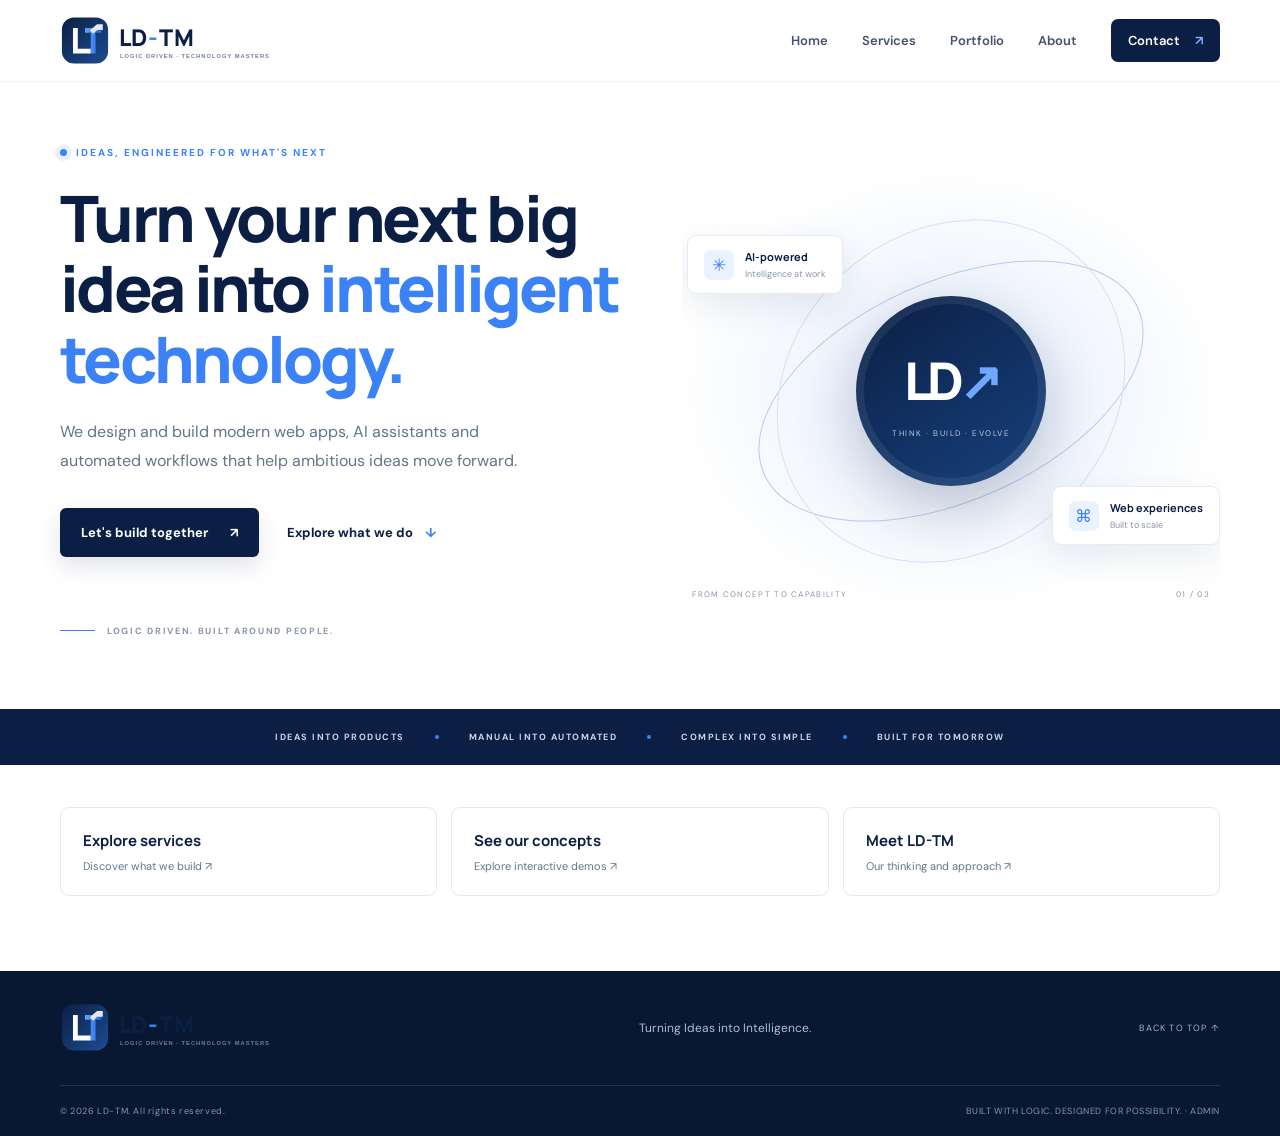
<file: index.html>
<!doctype html>
<html lang="en"><head><meta charset="utf-8"><meta name="viewport" content="width=device-width, initial-scale=1"><meta name="theme-color" content="#0B1F44"><link rel="icon" type="image/svg+xml" href="favicon.svg?v=4"><meta name="google-site-verification" content="gFoO0xwMwNpnnMvtsJ3xnRGz2SEIAvOMzdsJ7ofNwKs"><meta name="description" content="LD-TM builds custom websites, AI-powered web apps, AI assistants and workflow automation. Turning Ideas into Intelligence."><title>LD-TM | AI-Powered Web Apps, Websites & Automation</title>
<link rel="preconnect" href="https://fonts.googleapis.com"><link rel="preconnect" href="https://fonts.gstatic.com" crossorigin><link href="https://fonts.googleapis.com/css2?family=DM+Sans:wght@400;500;600;700&family=Manrope:wght@400;500;600;700;800&display=swap" rel="stylesheet"><link rel="stylesheet" href="styles.css"><link rel="canonical" href="https://rishuyadav009.github.io/LD-TM/"><meta property="og:type" content="website"><meta property="og:site_name" content="LD-TM"><meta property="og:title" content="LD-TM | AI-Powered Web Apps, Websites & Automation"><meta property="og:description" content="LD-TM builds custom websites, AI-powered web apps, AI assistants and workflow automation. Turning Ideas into Intelligence."><meta property="og:url" content="https://rishuyadav009.github.io/LD-TM/"><meta name="twitter:card" content="summary"></head><body><header class="site-header"><a class="brand" href="index.html" aria-label="LD-TM home"><svg class="brand-logo-svg" xmlns="http://www.w3.org/2000/svg" viewBox="0 0 520 112" role="img" aria-label="LD-TM — Logic Driven Technology Masters">
<defs><linearGradient id="brandMark" x1="0" y1="0" x2="1" y2="1"><stop stop-color="#0B1F44"/><stop offset="1" stop-color="#1D4D91"/></linearGradient><linearGradient id="brandBlue" x1="0" y1="0" x2="1" y2="0"><stop stop-color="#60A5FA"/><stop offset="1" stop-color="#2563EB"/></linearGradient></defs>
<rect x="4" y="7" width="96" height="96" rx="25" fill="url(#brandMark)"/>
<path d="M27 29h10v43h27v10H27z" fill="#fff"/>
<path d="M52 29h34v10H74v43H64V39H52z" fill="url(#brandBlue)"/>
<path d="M77 21h12v12H77l-8 8-7-7z" fill="#E5E7EB"/>
<text x="122" y="67" font-family="Manrope,Arial,sans-serif" font-size="48" font-weight="800" letter-spacing="1.5" fill="#0B1F44">LD<tspan fill="#3B82F6">-</tspan>TM</text>
<text x="125" y="91" font-family="Arial,sans-serif" font-size="12" font-weight="700" letter-spacing="2.1" fill="#718096">LOGIC DRIVEN · TECHNOLOGY MASTERS</text></svg></a>
<button class="menu-toggle" aria-label="Toggle navigation" aria-expanded="false">☰</button>
<nav class="nav"><a href="index.html">Home</a><a href="services.html">Services</a><a href="portfolio.html">Portfolio</a><a href="about.html">About</a><a class="nav-cta" href="contact.html">Contact <span>↗</span></a></nav></header><main><section class="hero section-wrap" id="home"><div class="hero-copy"><div class="eyebrow"><span class="pulse"></span> IDEAS, ENGINEERED FOR WHAT'S NEXT</div><h1>Turn your next big idea into <span>intelligent technology.</span></h1><p class="hero-lead">We design and build modern web apps, AI assistants and automated workflows that help ambitious ideas move forward.</p><div class="hero-actions"><a class="btn btn-primary" href="contact.html">Let's build together <span>↗</span></a><a class="text-link" href="services.html">Explore what we do <span>↓</span></a></div><div class="hero-note"><span class="note-line"></span> LOGIC DRIVEN. BUILT AROUND PEOPLE.</div></div>
<div class="hero-art" aria-label="Abstract digital technology illustration"><div class="orbit orbit-one"></div><div class="orbit orbit-two"></div><div class="core"><div class="core-symbol">LD<span>↗</span></div><small>THINK · BUILD · EVOLVE</small></div><div class="float-card card-ai"><span class="mini-icon">✳</span><div><b>AI-powered</b><small>Intelligence at work</small></div></div><div class="float-card card-web"><span class="mini-icon">⌘</span><div><b>Web experiences</b><small>Built to scale</small></div></div><div class="art-caption">FROM CONCEPT TO CAPABILITY <span>01 / 03</span></div></div></section>
<div class="trust-strip"><span>IDEAS INTO PRODUCTS</span><i></i><span>MANUAL INTO AUTOMATED</span><i></i><span>COMPLEX INTO SIMPLE</span><i></i><span>BUILT FOR TOMORROW</span></div>
<div class="home-links section-wrap"><a href="services.html"><b>Explore services</b><span>Discover what we build ↗</span></a><a href="portfolio.html"><b>See our concepts</b><span>Explore interactive demos ↗</span></a><a href="about.html"><b>Meet LD-TM</b><span>Our thinking and approach ↗</span></a></div></main><footer class="footer"><div class="section-wrap footer-main"><a class="brand brand-footer" href="index.html" aria-label="LD-TM home"><svg class="brand-logo-svg" xmlns="http://www.w3.org/2000/svg" viewBox="0 0 520 112" role="img" aria-label="LD-TM — Logic Driven Technology Masters">
<defs><linearGradient id="brandMark" x1="0" y1="0" x2="1" y2="1"><stop stop-color="#0B1F44"/><stop offset="1" stop-color="#1D4D91"/></linearGradient><linearGradient id="brandBlue" x1="0" y1="0" x2="1" y2="0"><stop stop-color="#60A5FA"/><stop offset="1" stop-color="#2563EB"/></linearGradient></defs>
<rect x="4" y="7" width="96" height="96" rx="25" fill="url(#brandMark)"/>
<path d="M27 29h10v43h27v10H27z" fill="#fff"/>
<path d="M52 29h34v10H74v43H64V39H52z" fill="url(#brandBlue)"/>
<path d="M77 21h12v12H77l-8 8-7-7z" fill="#E5E7EB"/>
<text x="122" y="67" font-family="Manrope,Arial,sans-serif" font-size="48" font-weight="800" letter-spacing="1.5" fill="#0B1F44">LD<tspan fill="#3B82F6">-</tspan>TM</text>
<text x="125" y="91" font-family="Arial,sans-serif" font-size="12" font-weight="700" letter-spacing="2.1" fill="#718096">LOGIC DRIVEN · TECHNOLOGY MASTERS</text></svg></a><p>Turning Ideas into Intelligence.</p><a href="#" class="back-top">BACK TO TOP ↑</a></div><div class="section-wrap footer-bottom"><span>© <span id="year"></span> LD-TM. All rights reserved.</span><span>BUILT WITH LOGIC. DESIGNED FOR POSSIBILITY. · <a href="admin.html">ADMIN</a></span></div></footer><script src="script.js"></script></body></html>
</file>
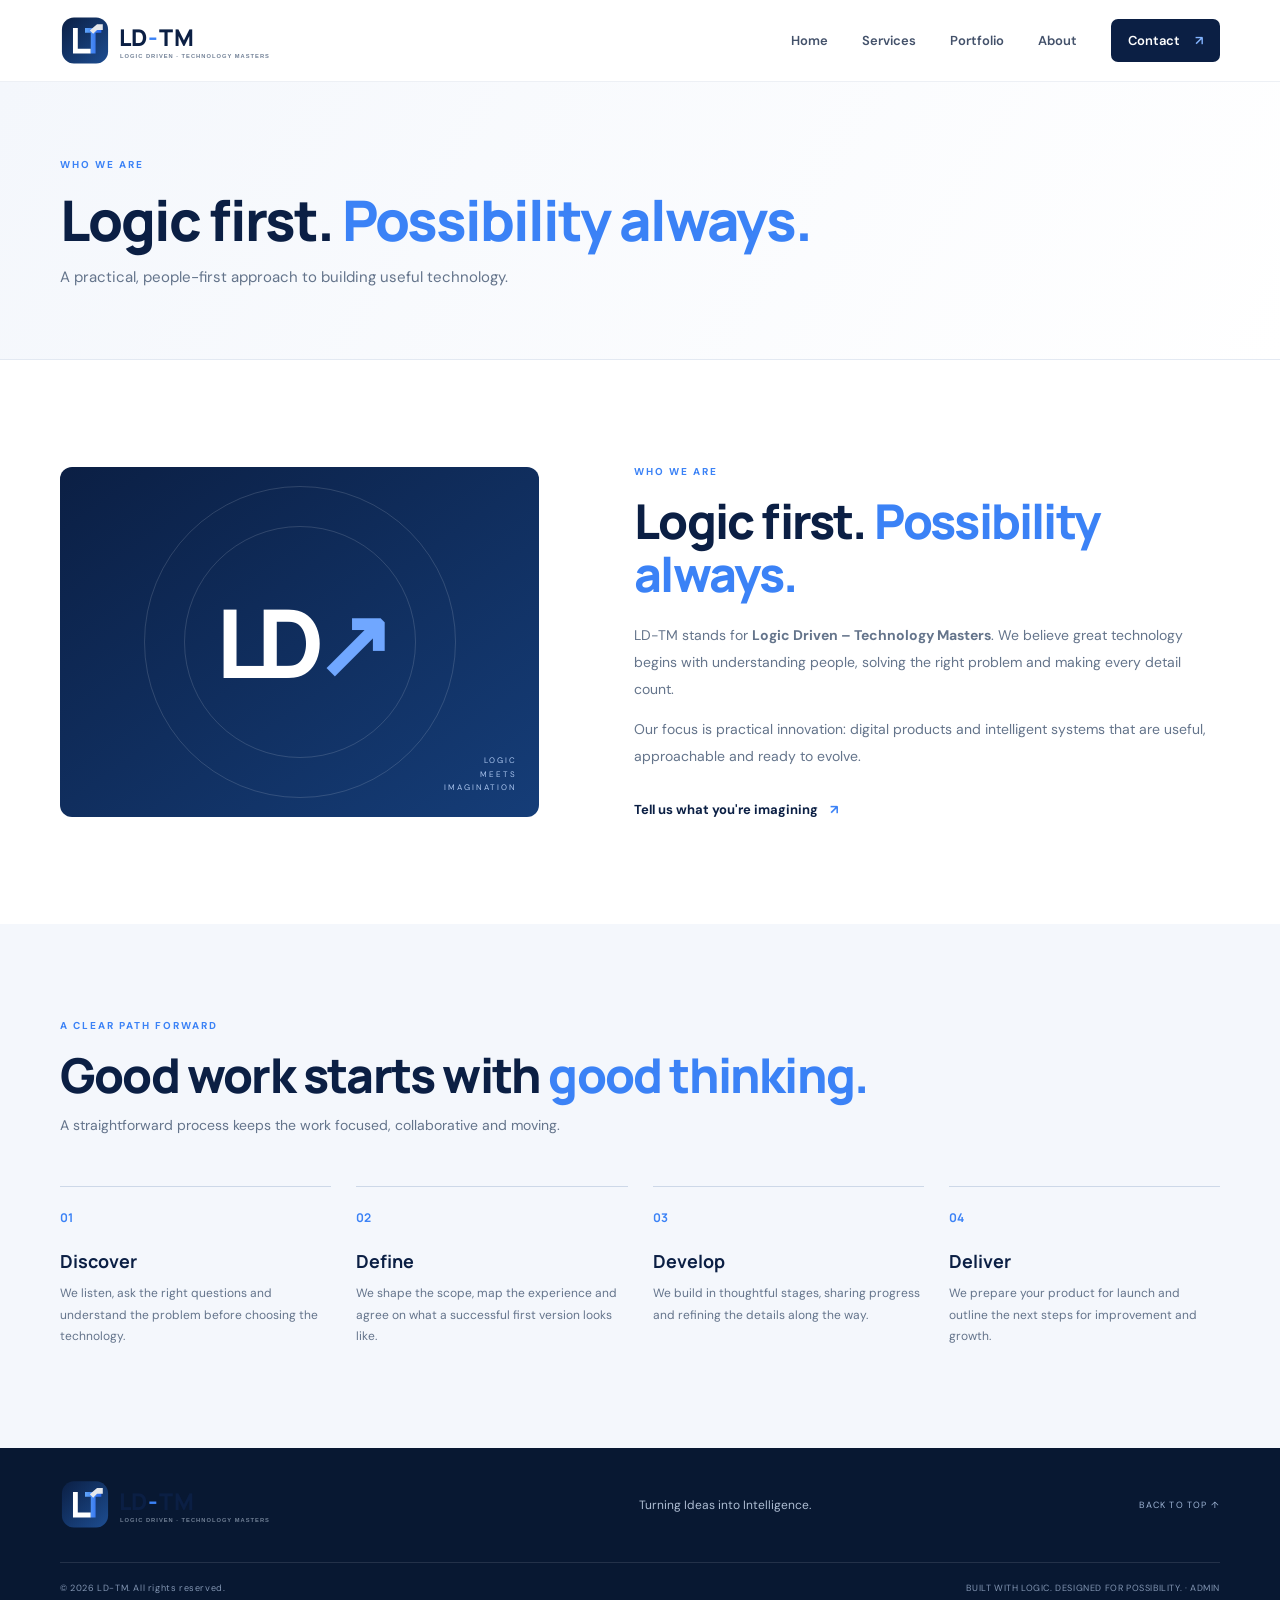
<file: about.html>
<!doctype html>
<html lang="en"><head><meta charset="utf-8"><meta name="viewport" content="width=device-width, initial-scale=1"><meta name="theme-color" content="#0B1F44"><link rel="icon" type="image/svg+xml" href="favicon.svg?v=4"><meta name="description" content="Learn about LD-TM's practical, people-first approach to building useful websites, applications and intelligent digital systems."><title>About LD-TM | Logic Driven – Technology Masters</title>
<link rel="preconnect" href="https://fonts.googleapis.com"><link rel="preconnect" href="https://fonts.gstatic.com" crossorigin><link href="https://fonts.googleapis.com/css2?family=DM+Sans:wght@400;500;600;700&family=Manrope:wght@400;500;600;700;800&display=swap" rel="stylesheet"><link rel="stylesheet" href="styles.css"><link rel="canonical" href="https://rishuyadav009.github.io/LD-TM/about.html"><meta property="og:type" content="website"><meta property="og:site_name" content="LD-TM"><meta property="og:title" content="About LD-TM | Logic Driven – Technology Masters"><meta property="og:description" content="Learn about LD-TM's practical, people-first approach to building useful websites, applications and intelligent digital systems."><meta property="og:url" content="https://rishuyadav009.github.io/LD-TM/about.html"><meta name="twitter:card" content="summary"></head><body><header class="site-header"><a class="brand" href="index.html" aria-label="LD-TM home"><svg class="brand-logo-svg" xmlns="http://www.w3.org/2000/svg" viewBox="0 0 520 112" role="img" aria-label="LD-TM — Logic Driven Technology Masters">
<defs><linearGradient id="brandMark" x1="0" y1="0" x2="1" y2="1"><stop stop-color="#0B1F44"/><stop offset="1" stop-color="#1D4D91"/></linearGradient><linearGradient id="brandBlue" x1="0" y1="0" x2="1" y2="0"><stop stop-color="#60A5FA"/><stop offset="1" stop-color="#2563EB"/></linearGradient></defs>
<rect x="4" y="7" width="96" height="96" rx="25" fill="url(#brandMark)"/>
<path d="M27 29h10v43h27v10H27z" fill="#fff"/>
<path d="M52 29h34v10H74v43H64V39H52z" fill="url(#brandBlue)"/>
<path d="M77 21h12v12H77l-8 8-7-7z" fill="#E5E7EB"/>
<text x="122" y="67" font-family="Manrope,Arial,sans-serif" font-size="48" font-weight="800" letter-spacing="1.5" fill="#0B1F44">LD<tspan fill="#3B82F6">-</tspan>TM</text>
<text x="125" y="91" font-family="Arial,sans-serif" font-size="12" font-weight="700" letter-spacing="2.1" fill="#718096">LOGIC DRIVEN · TECHNOLOGY MASTERS</text></svg></a>
<button class="menu-toggle" aria-label="Toggle navigation" aria-expanded="false">☰</button>
<nav class="nav"><a href="index.html">Home</a><a href="services.html">Services</a><a href="portfolio.html">Portfolio</a><a href="about.html">About</a><a class="nav-cta" href="contact.html">Contact <span>↗</span></a></nav></header><main><section class="page-intro"><div class="section-wrap"><div class="eyebrow">WHO WE ARE</div><h1>Logic first. <span>Possibility always.</span></h1><p>A practical, people-first approach to building useful technology.</p></div></section><section class="section-wrap section about-section" id="about"><div class="about-visual"><div class="about-monogram">LD<span>↗</span></div><div class="about-stamp">LOGIC<br>MEETS<br>IMAGINATION</div></div><div class="about-copy"><div class="eyebrow">WHO WE ARE</div><h2>Logic first. <span>Possibility always.</span></h2><p>LD-TM stands for <strong>Logic Driven – Technology Masters</strong>. We believe great technology begins with understanding people, solving the right problem and making every detail count.</p><p>Our focus is practical innovation: digital products and intelligent systems that are useful, approachable and ready to evolve.</p><a class="text-link" href="contact.html">Tell us what you're imagining <span>↗</span></a></div></section>
<section class="approach-section" id="approach"><div class="section-wrap section"><div class="eyebrow">A CLEAR PATH FORWARD</div><h2>Good work starts with <span>good thinking.</span></h2><p class="approach-intro">A straightforward process keeps the work focused, collaborative and moving.</p><div class="steps"><article><span>01</span><h3>Discover</h3><p>We listen, ask the right questions and understand the problem before choosing the technology.</p></article><article><span>02</span><h3>Define</h3><p>We shape the scope, map the experience and agree on what a successful first version looks like.</p></article><article><span>03</span><h3>Develop</h3><p>We build in thoughtful stages, sharing progress and refining the details along the way.</p></article><article><span>04</span><h3>Deliver</h3><p>We prepare your product for launch and outline the next steps for improvement and growth.</p></article></div></div></section>
</main><footer class="footer"><div class="section-wrap footer-main"><a class="brand brand-footer" href="index.html" aria-label="LD-TM home"><svg class="brand-logo-svg" xmlns="http://www.w3.org/2000/svg" viewBox="0 0 520 112" role="img" aria-label="LD-TM — Logic Driven Technology Masters">
<defs><linearGradient id="brandMark" x1="0" y1="0" x2="1" y2="1"><stop stop-color="#0B1F44"/><stop offset="1" stop-color="#1D4D91"/></linearGradient><linearGradient id="brandBlue" x1="0" y1="0" x2="1" y2="0"><stop stop-color="#60A5FA"/><stop offset="1" stop-color="#2563EB"/></linearGradient></defs>
<rect x="4" y="7" width="96" height="96" rx="25" fill="url(#brandMark)"/>
<path d="M27 29h10v43h27v10H27z" fill="#fff"/>
<path d="M52 29h34v10H74v43H64V39H52z" fill="url(#brandBlue)"/>
<path d="M77 21h12v12H77l-8 8-7-7z" fill="#E5E7EB"/>
<text x="122" y="67" font-family="Manrope,Arial,sans-serif" font-size="48" font-weight="800" letter-spacing="1.5" fill="#0B1F44">LD<tspan fill="#3B82F6">-</tspan>TM</text>
<text x="125" y="91" font-family="Arial,sans-serif" font-size="12" font-weight="700" letter-spacing="2.1" fill="#718096">LOGIC DRIVEN · TECHNOLOGY MASTERS</text></svg></a><p>Turning Ideas into Intelligence.</p><a href="#" class="back-top">BACK TO TOP ↑</a></div><div class="section-wrap footer-bottom"><span>© <span id="year"></span> LD-TM. All rights reserved.</span><span>BUILT WITH LOGIC. DESIGNED FOR POSSIBILITY. · <a href="admin.html">ADMIN</a></span></div></footer><script src="script.js"></script></body></html>
</file>
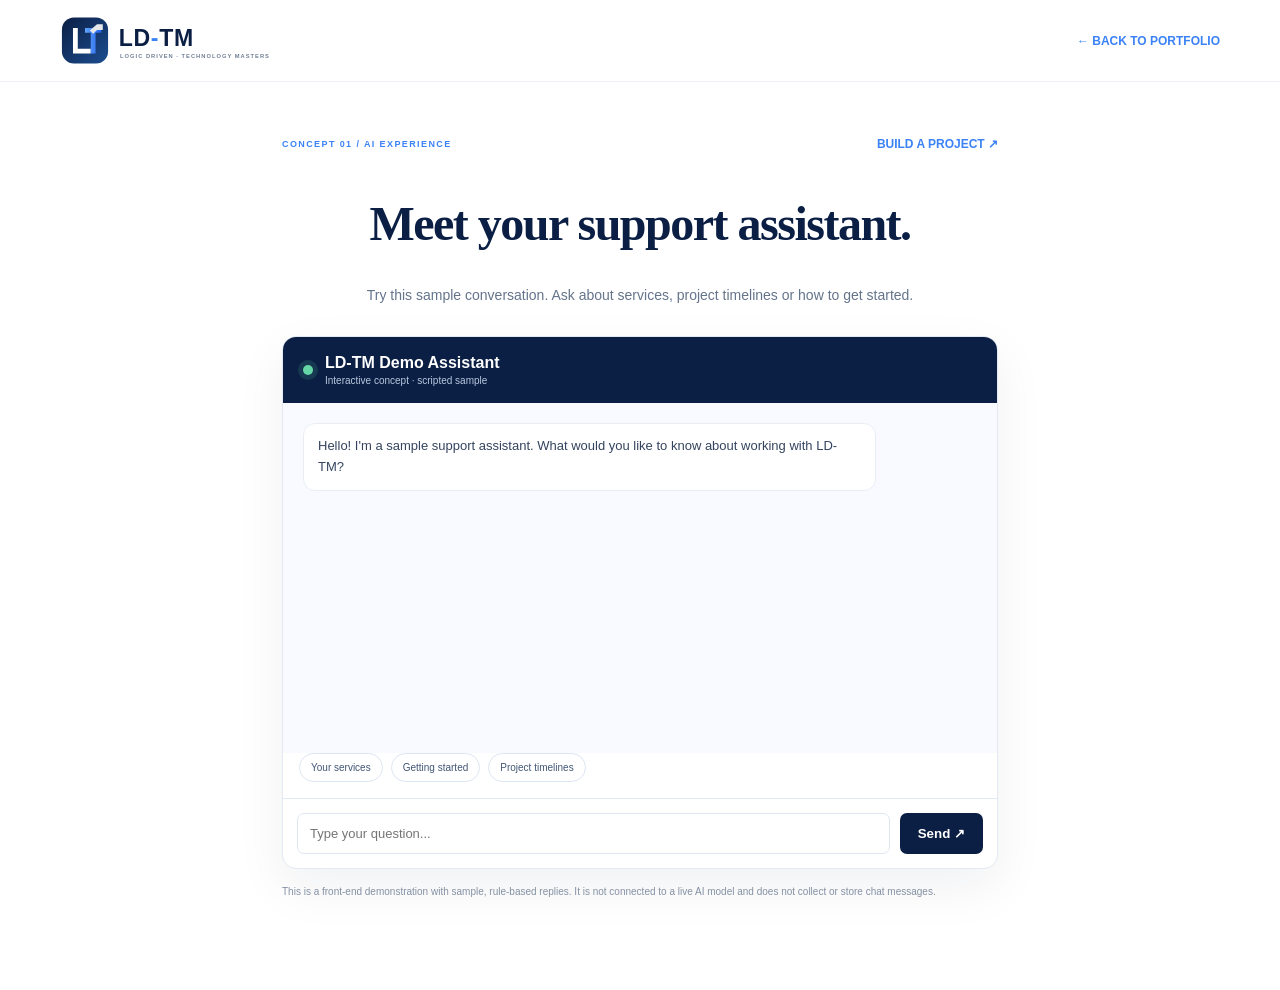
<file: ai-assistant.html>
<!doctype html><html lang="en"><head><meta charset="utf-8"><meta name="viewport" content="width=device-width,initial-scale=1"><meta name="theme-color" content="#0B1F44"><link rel="icon" type="image/svg+xml" href="favicon.svg?v=4"><meta name="description" content="Try LD-TM's scripted AI customer support demo. Explore sample answers about services, project timelines, pricing and getting started."><title>AI Customer Support Demo | LD-TM</title><link rel="stylesheet" href="styles.css"><style>
.demo-wrap{max-width:760px;margin:55px auto 90px;padding:0 22px}.demo-top{display:flex;justify-content:space-between;align-items:center;gap:15px}.demo-top a,.back-link{color:var(--blue);font-size:12px;font-weight:700;text-decoration:none}.demo-title{text-align:center;margin:45px 0 28px}.demo-title h1{font:800 clamp(32px,6vw,48px) Manrope;color:var(--navy);letter-spacing:-1.5px}.demo-title p{color:var(--muted);font-size:14px;line-height:1.8}.demo-label{font-size:9px;letter-spacing:1.4px;font-weight:800;color:var(--blue)}.chat-panel{background:#fff;border:1px solid var(--line);border-radius:14px;overflow:hidden;box-shadow:0 18px 50px #0b1f4410}.chat-head{background:var(--navy);color:white;padding:17px 20px;display:flex;align-items:center;gap:12px}.chat-dot{width:10px;height:10px;border-radius:50%;background:#65d6a6;box-shadow:0 0 0 5px #65d6a622}.chat-head small{display:block;color:#b9c9e0;font-size:10px;margin-top:3px}.chat-log{height:350px;overflow:auto;padding:20px;background:#f8faff}.msg{max-width:85%;padding:12px 14px;border-radius:12px;margin:0 0 12px;font-size:13px;line-height:1.6;white-space:pre-wrap}.msg.bot{background:white;border:1px solid #e8edf5;color:#34445f}.msg.user{background:#e5efff;color:#183b70;margin-left:auto}.chat-compose{display:flex;gap:10px;padding:14px;border-top:1px solid var(--line)}.chat-compose input{flex:1;min-width:0;border:1px solid #dfe6f0;border-radius:7px;padding:12px;font:inherit;font-size:13px}.chat-compose button,.demo-button{border:0;border-radius:7px;background:var(--navy);color:white;padding:0 18px;font-weight:700;cursor:pointer}.quick-prompts{display:flex;gap:8px;flex-wrap:wrap;padding:0 16px 16px}.quick-prompts button{border:1px solid #dce5f2;background:white;border-radius:20px;padding:8px 11px;color:#425674;font-size:10px;cursor:pointer}.disclaimer{font-size:10px;color:#8491a4;line-height:1.6;margin-top:15px}
</style><link rel="canonical" href="https://rishuyadav009.github.io/LD-TM/ai-assistant.html"><meta property="og:type" content="website"><meta property="og:site_name" content="LD-TM"><meta property="og:title" content="AI Assistant Demo | LD-TM"><meta property="og:description" content="Try LD-TM's scripted AI customer assistant concept and explore a sample support conversation."><meta property="og:url" content="https://rishuyadav009.github.io/LD-TM/ai-assistant.html"><meta name="twitter:card" content="summary"></head><body><header class="site-header"><a class="brand" href="index.html" aria-label="LD-TM home"><svg class="brand-logo-svg" xmlns="http://www.w3.org/2000/svg" viewBox="0 0 520 112" role="img" aria-label="LD-TM — Logic Driven Technology Masters">
<defs><linearGradient id="brandMark" x1="0" y1="0" x2="1" y2="1"><stop stop-color="#0B1F44"/><stop offset="1" stop-color="#1D4D91"/></linearGradient><linearGradient id="brandBlue" x1="0" y1="0" x2="1" y2="0"><stop stop-color="#60A5FA"/><stop offset="1" stop-color="#2563EB"/></linearGradient></defs>
<rect x="4" y="7" width="96" height="96" rx="25" fill="url(#brandMark)"/>
<path d="M27 29h10v43h27v10H27z" fill="#fff"/>
<path d="M52 29h34v10H74v43H64V39H52z" fill="url(#brandBlue)"/>
<path d="M77 21h12v12H77l-8 8-7-7z" fill="#E5E7EB"/>
<text x="122" y="67" font-family="Manrope,Arial,sans-serif" font-size="48" font-weight="800" letter-spacing="1.5" fill="#0B1F44">LD<tspan fill="#3B82F6">-</tspan>TM</text>
<text x="125" y="91" font-family="Arial,sans-serif" font-size="12" font-weight="700" letter-spacing="2.1" fill="#718096">LOGIC DRIVEN · TECHNOLOGY MASTERS</text></svg></a><a class="back-link" href="index.html#portfolio">← BACK TO PORTFOLIO</a></header><main class="demo-wrap"><div class="demo-top"><span class="demo-label">CONCEPT 01 / AI EXPERIENCE</span><a href="index.html#contact">BUILD A PROJECT ↗</a></div><div class="demo-title"><h1>Meet your support assistant.</h1><p>Try this sample conversation. Ask about services, project timelines or how to get started.</p></div><section class="chat-panel" aria-label="Sample assistant chat"><div class="chat-head"><span class="chat-dot"></span><div><b>LD-TM Demo Assistant</b><small>Interactive concept · scripted sample</small></div></div><div class="chat-log" id="chat-log" aria-live="polite"><div class="msg bot">Hello! I'm a sample support assistant. What would you like to know about working with LD-TM?</div></div><div class="quick-prompts"><button type="button" data-question="What services do you offer?">Your services</button><button type="button" data-question="How does a project start?">Getting started</button><button type="button" data-question="How long does a project take?">Project timelines</button></div><form class="chat-compose" id="chat-form"><input id="chat-input" maxlength="240" placeholder="Type your question..." aria-label="Your question" required><button type="submit">Send ↗</button></form></section><p class="disclaimer">This is a front-end demonstration with sample, rule-based replies. It is not connected to a live AI model and does not collect or store chat messages.</p></main><script>
const log=document.querySelector('#chat-log'),form=document.querySelector('#chat-form'),input=document.querySelector('#chat-input');
function add(text,who){const el=document.createElement('div');el.className='msg '+who;el.textContent=text;log.append(el);log.scrollTop=log.scrollHeight}
function reply(q){const s=q.toLowerCase();if(s.includes('service'))return 'LD-TM explores custom websites and web apps, AI assistants, workflow automation and SaaS MVPs. Visit the Services section for an overview.';if(s.includes('start')||s.includes('begin'))return 'A project starts with a short enquiry. Share your goal, audience and the problem you want to solve, then the team can discuss a sensible first scope.';if(s.includes('time')||s.includes('long'))return 'Timelines depend on the features and complexity. A focused website may take less time than a custom application. The best first step is to define the scope.';if(s.includes('price')||s.includes('cost'))return 'Pricing depends on the project scope, features and integrations. Use the enquiry form to describe what you have in mind.';if(s.includes('contact')||s.includes('email'))return 'You can reach the team through the project enquiry form on the LD-TM website.';return 'Thanks for your question! This sample assistant can answer about services, getting started, timelines and pricing. Try one of those topics.'}
function send(q){q=q.trim();if(!q)return;add(q,'user');add(reply(q),'bot')}
form.addEventListener('submit',e=>{e.preventDefault();send(input.value);input.value='';input.focus()});
document.querySelectorAll('[data-question]').forEach(b=>b.addEventListener('click',()=>send(b.dataset.question)));
</script></body></html>
</file>
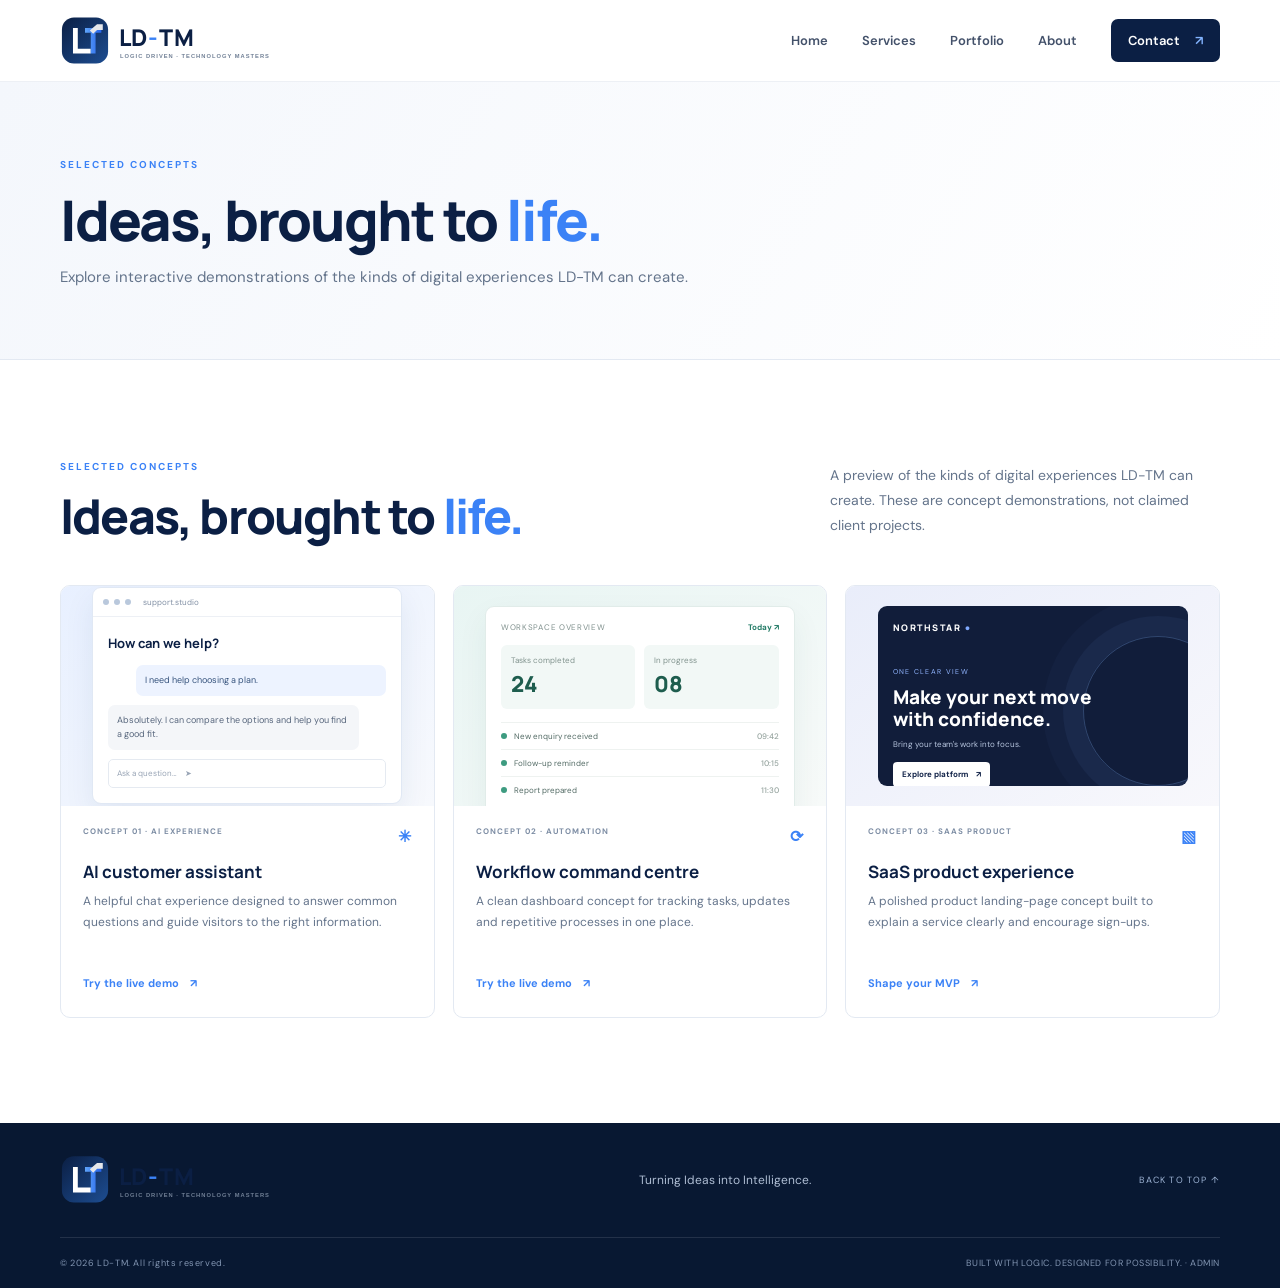
<file: portfolio.html>
<!doctype html>
<html lang="en"><head><meta charset="utf-8"><meta name="viewport" content="width=device-width, initial-scale=1"><meta name="theme-color" content="#0B1F44"><link rel="icon" type="image/svg+xml" href="favicon.svg?v=4"><meta name="description" content="Explore LD-TM interactive concept demos for AI customer support, workflow management and SaaS product planning."><title>Portfolio & Interactive Demos | LD-TM</title>
<link rel="preconnect" href="https://fonts.googleapis.com"><link rel="preconnect" href="https://fonts.gstatic.com" crossorigin><link href="https://fonts.googleapis.com/css2?family=DM+Sans:wght@400;500;600;700&family=Manrope:wght@400;500;600;700;800&display=swap" rel="stylesheet"><link rel="stylesheet" href="styles.css"><link rel="canonical" href="https://rishuyadav009.github.io/LD-TM/portfolio.html"><meta property="og:type" content="website"><meta property="og:site_name" content="LD-TM"><meta property="og:title" content="Portfolio & Interactive Demos | LD-TM"><meta property="og:description" content="Explore LD-TM interactive concept demos for AI customer support, workflow management and SaaS product planning."><meta property="og:url" content="https://rishuyadav009.github.io/LD-TM/portfolio.html"><meta name="twitter:card" content="summary"></head><body><header class="site-header"><a class="brand" href="index.html" aria-label="LD-TM home"><svg class="brand-logo-svg" xmlns="http://www.w3.org/2000/svg" viewBox="0 0 520 112" role="img" aria-label="LD-TM — Logic Driven Technology Masters">
<defs><linearGradient id="brandMark" x1="0" y1="0" x2="1" y2="1"><stop stop-color="#0B1F44"/><stop offset="1" stop-color="#1D4D91"/></linearGradient><linearGradient id="brandBlue" x1="0" y1="0" x2="1" y2="0"><stop stop-color="#60A5FA"/><stop offset="1" stop-color="#2563EB"/></linearGradient></defs>
<rect x="4" y="7" width="96" height="96" rx="25" fill="url(#brandMark)"/>
<path d="M27 29h10v43h27v10H27z" fill="#fff"/>
<path d="M52 29h34v10H74v43H64V39H52z" fill="url(#brandBlue)"/>
<path d="M77 21h12v12H77l-8 8-7-7z" fill="#E5E7EB"/>
<text x="122" y="67" font-family="Manrope,Arial,sans-serif" font-size="48" font-weight="800" letter-spacing="1.5" fill="#0B1F44">LD<tspan fill="#3B82F6">-</tspan>TM</text>
<text x="125" y="91" font-family="Arial,sans-serif" font-size="12" font-weight="700" letter-spacing="2.1" fill="#718096">LOGIC DRIVEN · TECHNOLOGY MASTERS</text></svg></a>
<button class="menu-toggle" aria-label="Toggle navigation" aria-expanded="false">☰</button>
<nav class="nav"><a href="index.html">Home</a><a href="services.html">Services</a><a href="portfolio.html">Portfolio</a><a href="about.html">About</a><a class="nav-cta" href="contact.html">Contact <span>↗</span></a></nav></header><main><section class="page-intro"><div class="section-wrap"><div class="eyebrow">SELECTED CONCEPTS</div><h1>Ideas, brought to <span>life.</span></h1><p>Explore interactive demonstrations of the kinds of digital experiences LD-TM can create.</p></div></section><section class="section-wrap section portfolio-section" id="portfolio"><div class="section-heading"><div><div class="eyebrow">SELECTED CONCEPTS</div><h2>Ideas, brought to <span>life.</span></h2></div><p>A preview of the kinds of digital experiences LD-TM can create. These are concept demonstrations, not claimed client projects.</p></div>
<div class="portfolio-grid">
<article class="portfolio-card"><div class="project-preview preview-assistant"><div class="preview-window"><div class="preview-bar"><i></i><i></i><i></i><span>support.studio</span></div><div class="chat-demo"><b>How can we help?</b><p class="chat-bubble">I need help choosing a plan.</p><p class="chat-reply">Absolutely. I can compare the options and help you find a good fit.</p><span class="chat-input">Ask a question…　➤</span></div></div></div><div class="portfolio-meta"><span>CONCEPT 01 · AI EXPERIENCE</span><span>✳</span></div><h3>AI customer assistant</h3><p>A helpful chat experience designed to answer common questions and guide visitors to the right information.</p><a href="ai-assistant.html" class="card-link">Try the live demo <span>↗</span></a></article>
<article class="portfolio-card"><div class="project-preview preview-workflow"><div class="workflow-demo"><div class="workflow-head"><span>WORKSPACE OVERVIEW</span><b>Today ↗</b></div><div class="workflow-stats"><div><small>Tasks completed</small><strong>24</strong></div><div><small>In progress</small><strong>08</strong></div></div><div class="workflow-line"><i></i><span>New enquiry received</span><b>09:42</b></div><div class="workflow-line"><i></i><span>Follow-up reminder</span><b>10:15</b></div><div class="workflow-line"><i></i><span>Report prepared</span><b>11:30</b></div></div></div><div class="portfolio-meta"><span>CONCEPT 02 · AUTOMATION</span><span>⟳</span></div><h3>Workflow command centre</h3><p>A clean dashboard concept for tracking tasks, updates and repetitive processes in one place.</p><a href="workflow-demo.html" class="card-link">Try the live demo <span>↗</span></a></article>
<article class="portfolio-card"><div class="project-preview preview-saas"><div class="saas-demo"><div class="saas-brand">NORTHSTAR <span>●</span></div><div class="saas-content"><small>ONE CLEAR VIEW</small><b>Make your next move<br>with confidence.</b><p>Bring your team's work into focus.</p><span>Explore platform　↗</span></div><div class="saas-orb"></div></div></div><div class="portfolio-meta"><span>CONCEPT 03 · SAAS PRODUCT</span><span>▧</span></div><h3>SaaS product experience</h3><p>A polished product landing-page concept built to explain a service clearly and encourage sign-ups.</p><a href="contact.html" class="card-link">Shape your MVP <span>↗</span></a></article>
</div></section>
</main><footer class="footer"><div class="section-wrap footer-main"><a class="brand brand-footer" href="index.html" aria-label="LD-TM home"><svg class="brand-logo-svg" xmlns="http://www.w3.org/2000/svg" viewBox="0 0 520 112" role="img" aria-label="LD-TM — Logic Driven Technology Masters">
<defs><linearGradient id="brandMark" x1="0" y1="0" x2="1" y2="1"><stop stop-color="#0B1F44"/><stop offset="1" stop-color="#1D4D91"/></linearGradient><linearGradient id="brandBlue" x1="0" y1="0" x2="1" y2="0"><stop stop-color="#60A5FA"/><stop offset="1" stop-color="#2563EB"/></linearGradient></defs>
<rect x="4" y="7" width="96" height="96" rx="25" fill="url(#brandMark)"/>
<path d="M27 29h10v43h27v10H27z" fill="#fff"/>
<path d="M52 29h34v10H74v43H64V39H52z" fill="url(#brandBlue)"/>
<path d="M77 21h12v12H77l-8 8-7-7z" fill="#E5E7EB"/>
<text x="122" y="67" font-family="Manrope,Arial,sans-serif" font-size="48" font-weight="800" letter-spacing="1.5" fill="#0B1F44">LD<tspan fill="#3B82F6">-</tspan>TM</text>
<text x="125" y="91" font-family="Arial,sans-serif" font-size="12" font-weight="700" letter-spacing="2.1" fill="#718096">LOGIC DRIVEN · TECHNOLOGY MASTERS</text></svg></a><p>Turning Ideas into Intelligence.</p><a href="#" class="back-top">BACK TO TOP ↑</a></div><div class="section-wrap footer-bottom"><span>© <span id="year"></span> LD-TM. All rights reserved.</span><span>BUILT WITH LOGIC. DESIGNED FOR POSSIBILITY. · <a href="admin.html">ADMIN</a></span></div></footer><script src="script.js"></script></body></html>
</file>
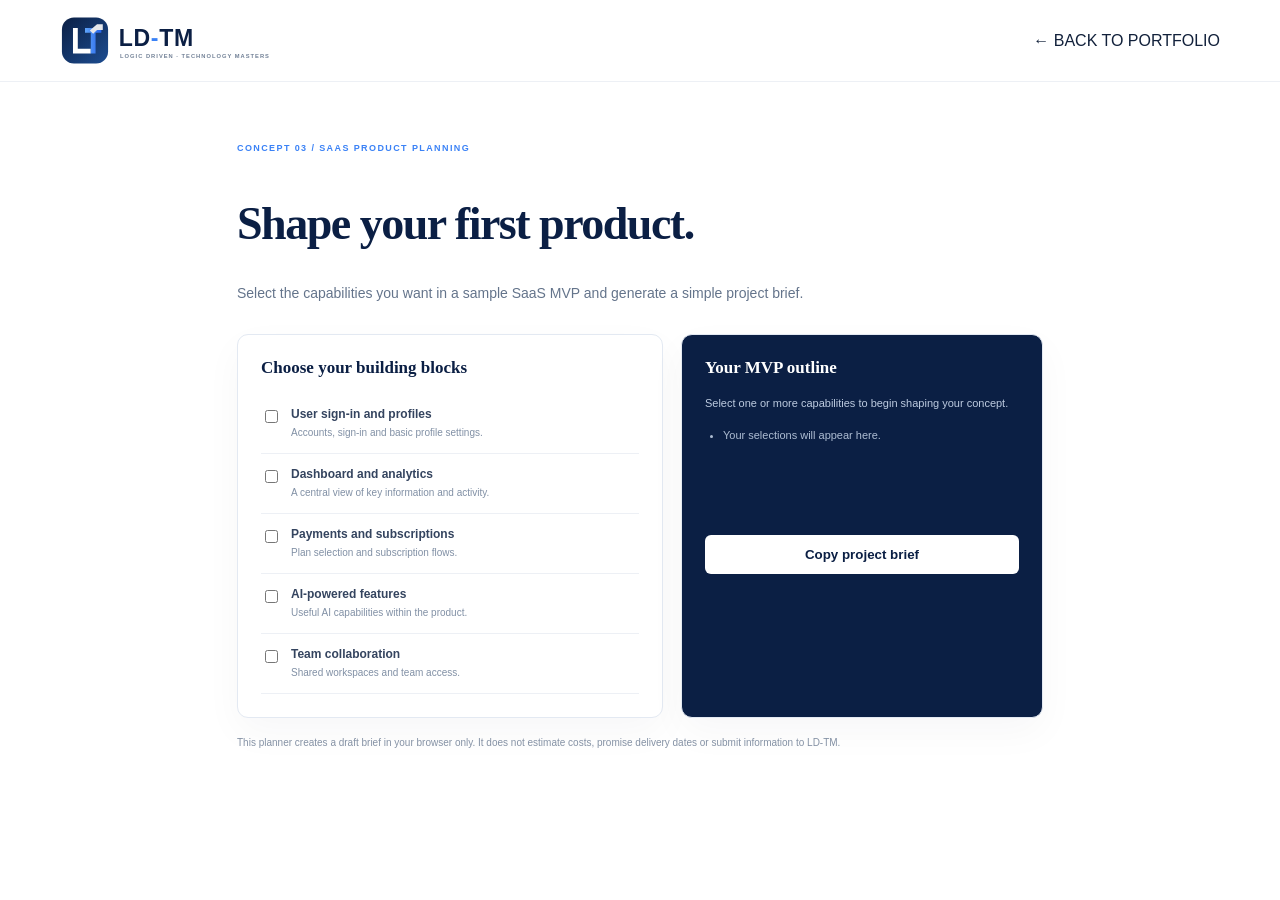
<file: saas-demo.html>
<!doctype html><html lang="en"><head><meta charset="utf-8"><meta name="viewport" content="width=device-width,initial-scale=1"><meta name="theme-color" content="#0B1F44"><link rel="icon" type="image/svg+xml" href="favicon.svg?v=4"><meta name="description" content="Plan a sample SaaS MVP with LD-TM. Choose product features and generate a draft project brief in this interactive, browser-based planner."><title>SaaS MVP Planner Demo | LD-TM</title><link rel="stylesheet" href="styles.css"><style>
.demo-wrap{max-width:850px;margin:55px auto 90px;padding:0 22px}.demo-label{font-size:9px;letter-spacing:1.4px;font-weight:800;color:var(--blue)}.demo-title{margin:42px 0 28px}.demo-title h1{font:800 clamp(32px,6vw,46px) Manrope;color:var(--navy);letter-spacing:-1.5px}.demo-title p{color:var(--muted);font-size:14px;line-height:1.8}.planner{display:grid;grid-template-columns:1fr .85fr;gap:18px}.planner-panel,.summary{background:white;border:1px solid var(--line);border-radius:11px;padding:23px;box-shadow:0 14px 38px #0b1f4409}.planner h2,.summary h2{font:700 17px Manrope;color:var(--navy);margin:0 0 16px}.option{display:flex;gap:10px;align-items:flex-start;padding:13px 0;border-bottom:1px solid #edf0f5}.option input{margin-top:3px;accent-color:#2766bb}.option b{display:block;font-size:12px;color:#34445f}.option small{display:block;font-size:10px;color:#8190a5;margin-top:4px;line-height:1.5}.summary{background:#0b1f44;color:white}.summary h2{color:white}.summary p{font-size:11px;color:#bdcbe0;line-height:1.7}.summary ul{padding-left:18px;color:#e5edfa;font-size:11px;line-height:2.1;min-height:100px}.summary button{width:100%;border:0;border-radius:6px;padding:12px;background:white;color:#0b1f44;font-weight:800;cursor:pointer}.summary .empty{color:#aebdd3;font-size:11px}.demo-note{font-size:10px;line-height:1.7;color:#8491a4;margin-top:16px}
@media(max-width:650px){.planner{grid-template-columns:1fr}.planner-panel,.summary{padding:18px}}
</style><link rel="canonical" href="https://rishuyadav009.github.io/LD-TM/saas-demo.html"><meta property="og:type" content="website"><meta property="og:site_name" content="LD-TM"><meta property="og:title" content="SaaS MVP Planner Demo | LD-TM"><meta property="og:description" content="Use LD-TM's sample SaaS MVP planner to select product capabilities and create a draft project brief."><meta property="og:url" content="https://rishuyadav009.github.io/LD-TM/saas-demo.html"><meta name="twitter:card" content="summary"></head><body><header class="site-header"><a class="brand" href="index.html" aria-label="LD-TM home"><svg class="brand-logo-svg" xmlns="http://www.w3.org/2000/svg" viewBox="0 0 520 112" role="img" aria-label="LD-TM — Logic Driven Technology Masters">
<defs><linearGradient id="brandMark" x1="0" y1="0" x2="1" y2="1"><stop stop-color="#0B1F44"/><stop offset="1" stop-color="#1D4D91"/></linearGradient><linearGradient id="brandBlue" x1="0" y1="0" x2="1" y2="0"><stop stop-color="#60A5FA"/><stop offset="1" stop-color="#2563EB"/></linearGradient></defs>
<rect x="4" y="7" width="96" height="96" rx="25" fill="url(#brandMark)"/>
<path d="M27 29h10v43h27v10H27z" fill="#fff"/>
<path d="M52 29h34v10H74v43H64V39H52z" fill="url(#brandBlue)"/>
<path d="M77 21h12v12H77l-8 8-7-7z" fill="#E5E7EB"/>
<text x="122" y="67" font-family="Manrope,Arial,sans-serif" font-size="48" font-weight="800" letter-spacing="1.5" fill="#0B1F44">LD<tspan fill="#3B82F6">-</tspan>TM</text>
<text x="125" y="91" font-family="Arial,sans-serif" font-size="12" font-weight="700" letter-spacing="2.1" fill="#718096">LOGIC DRIVEN · TECHNOLOGY MASTERS</text></svg></a><a href="index.html#portfolio" class="back-link">← BACK TO PORTFOLIO</a></header><main class="demo-wrap"><span class="demo-label">CONCEPT 03 / SAAS PRODUCT PLANNING</span><div class="demo-title"><h1>Shape your first product.</h1><p>Select the capabilities you want in a sample SaaS MVP and generate a simple project brief.</p></div><div class="planner"><section class="planner-panel"><h2>Choose your building blocks</h2><label class="option"><input type="checkbox" value="User sign-in and profiles"><span><b>User sign-in and profiles</b><small>Accounts, sign-in and basic profile settings.</small></span></label><label class="option"><input type="checkbox" value="Dashboard and analytics"><span><b>Dashboard and analytics</b><small>A central view of key information and activity.</small></span></label><label class="option"><input type="checkbox" value="Payments and subscriptions"><span><b>Payments and subscriptions</b><small>Plan selection and subscription flows.</small></span></label><label class="option"><input type="checkbox" value="AI-powered features"><span><b>AI-powered features</b><small>Useful AI capabilities within the product.</small></span></label><label class="option"><input type="checkbox" value="Team collaboration"><span><b>Team collaboration</b><small>Shared workspaces and team access.</small></span></label></section><aside class="summary"><h2>Your MVP outline</h2><p id="summary-intro">Select one or more capabilities to begin shaping your concept.</p><ul id="summary-list"><li class="empty">Your selections will appear here.</li></ul><button type="button" id="copy-brief">Copy project brief</button></aside></div><p class="demo-note">This planner creates a draft brief in your browser only. It does not estimate costs, promise delivery dates or submit information to LD-TM.</p></main><script>
const boxes=[...document.querySelectorAll('.option input')],intro=document.querySelector('#summary-intro'),list=document.querySelector('#summary-list');function selected(){return boxes.filter(b=>b.checked).map(b=>b.value)}function update(){const items=selected();intro.textContent=items.length?'Your sample MVP includes '+items.length+' selected capabilities.':'Select one or more capabilities to begin shaping your concept.';list.replaceChildren();if(!items.length){const li=document.createElement('li');li.className='empty';li.textContent='Your selections will appear here.';list.append(li)}else items.forEach(item=>{const li=document.createElement('li');li.textContent=item;list.append(li)})}boxes.forEach(b=>b.addEventListener('change',update));document.querySelector('#copy-brief').addEventListener('click',async()=>{const items=selected();if(!items.length){intro.textContent='Choose at least one capability first.';return}const brief='LD-TM — SAMPLE MVP PROJECT BRIEF\nSelected capabilities:\n'+items.map(x=>'• '+x).join('\n')+'\n\nNext step: discuss goals, users, scope and priorities.';const btn=document.querySelector('#copy-brief');try{await navigator.clipboard.writeText(brief);btn.textContent='Brief copied ✓'}catch(e){intro.textContent='Clipboard access is unavailable in this browser. Your selections are still shown here.'}setTimeout(()=>btn.textContent='Copy project brief',2200)});update();
</script></body></html>
</file>
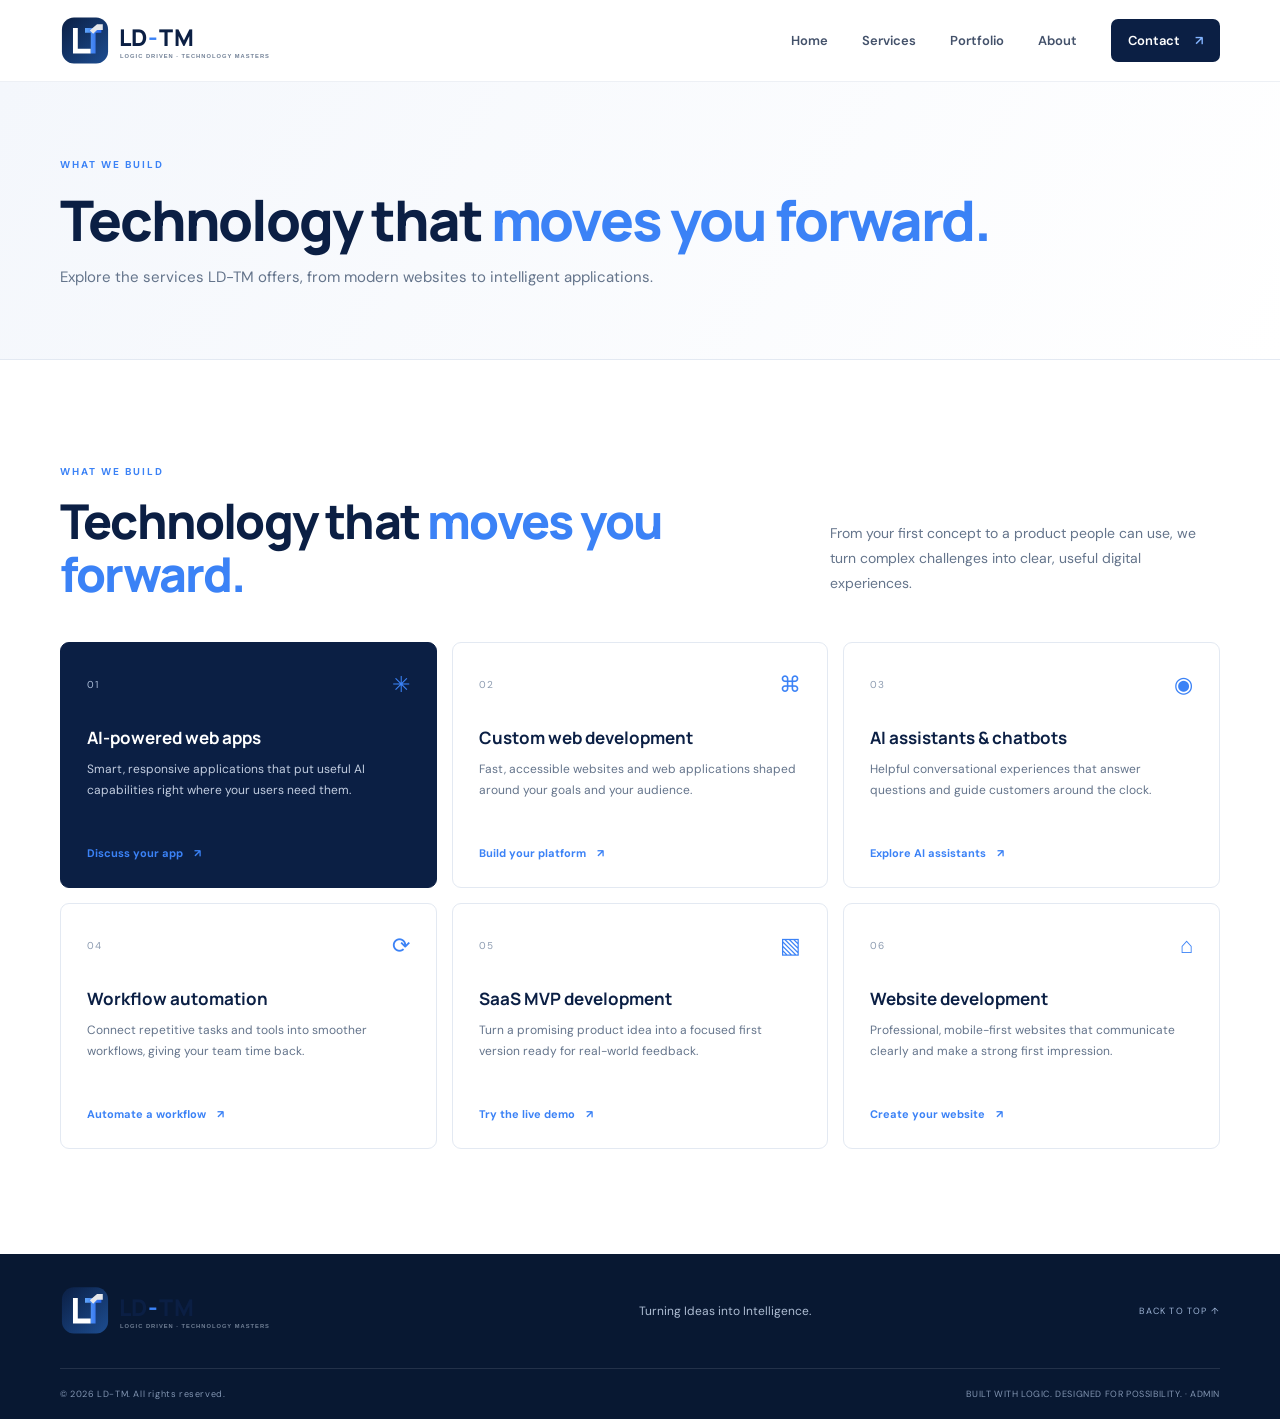
<file: services.html>
<!doctype html>
<html lang="en"><head><meta charset="utf-8"><meta name="viewport" content="width=device-width, initial-scale=1"><meta name="theme-color" content="#0B1F44"><link rel="icon" type="image/svg+xml" href="favicon.svg?v=4"><meta name="description" content="Explore LD-TM services: custom website and web app development, AI assistants, workflow automation and SaaS MVP development."><title>Services | Web Development, AI & Automation | LD-TM</title>
<link rel="preconnect" href="https://fonts.googleapis.com"><link rel="preconnect" href="https://fonts.gstatic.com" crossorigin><link href="https://fonts.googleapis.com/css2?family=DM+Sans:wght@400;500;600;700&family=Manrope:wght@400;500;600;700;800&display=swap" rel="stylesheet"><link rel="stylesheet" href="styles.css"><link rel="canonical" href="https://rishuyadav009.github.io/LD-TM/services.html"><meta property="og:type" content="website"><meta property="og:site_name" content="LD-TM"><meta property="og:title" content="Services | Web Development, AI & Automation | LD-TM"><meta property="og:description" content="Explore LD-TM services: custom website and web app development, AI assistants, workflow automation and SaaS MVP development."><meta property="og:url" content="https://rishuyadav009.github.io/LD-TM/services.html"><meta name="twitter:card" content="summary"></head><body><header class="site-header"><a class="brand" href="index.html" aria-label="LD-TM home"><svg class="brand-logo-svg" xmlns="http://www.w3.org/2000/svg" viewBox="0 0 520 112" role="img" aria-label="LD-TM — Logic Driven Technology Masters">
<defs><linearGradient id="brandMark" x1="0" y1="0" x2="1" y2="1"><stop stop-color="#0B1F44"/><stop offset="1" stop-color="#1D4D91"/></linearGradient><linearGradient id="brandBlue" x1="0" y1="0" x2="1" y2="0"><stop stop-color="#60A5FA"/><stop offset="1" stop-color="#2563EB"/></linearGradient></defs>
<rect x="4" y="7" width="96" height="96" rx="25" fill="url(#brandMark)"/>
<path d="M27 29h10v43h27v10H27z" fill="#fff"/>
<path d="M52 29h34v10H74v43H64V39H52z" fill="url(#brandBlue)"/>
<path d="M77 21h12v12H77l-8 8-7-7z" fill="#E5E7EB"/>
<text x="122" y="67" font-family="Manrope,Arial,sans-serif" font-size="48" font-weight="800" letter-spacing="1.5" fill="#0B1F44">LD<tspan fill="#3B82F6">-</tspan>TM</text>
<text x="125" y="91" font-family="Arial,sans-serif" font-size="12" font-weight="700" letter-spacing="2.1" fill="#718096">LOGIC DRIVEN · TECHNOLOGY MASTERS</text></svg></a>
<button class="menu-toggle" aria-label="Toggle navigation" aria-expanded="false">☰</button>
<nav class="nav"><a href="index.html">Home</a><a href="services.html">Services</a><a href="portfolio.html">Portfolio</a><a href="about.html">About</a><a class="nav-cta" href="contact.html">Contact <span>↗</span></a></nav></header><main><section class="page-intro"><div class="section-wrap"><div class="eyebrow">WHAT WE BUILD</div><h1>Technology that <span>moves you forward.</span></h1><p>Explore the services LD-TM offers, from modern websites to intelligent applications.</p></div></section><section class="section-wrap section" id="services"><div class="section-heading"><div><div class="eyebrow">WHAT WE BUILD</div><h2>Technology that <span>moves you forward.</span></h2></div><p>From your first concept to a product people can use, we turn complex challenges into clear, useful digital experiences.</p></div>
<div class="service-grid">
<article class="service-card featured"><div class="service-top"><span class="service-number">01</span><span class="service-icon">✳</span></div><h3>AI-powered web apps</h3><p>Smart, responsive applications that put useful AI capabilities right where your users need them.</p><a href="contact.html" class="card-link">Discuss your app <span>↗</span></a></article>
<article class="service-card"><div class="service-top"><span class="service-number">02</span><span class="service-icon">⌘</span></div><h3>Custom web development</h3><p>Fast, accessible websites and web applications shaped around your goals and your audience.</p><a href="contact.html" class="card-link">Build your platform <span>↗</span></a></article>
<article class="service-card"><div class="service-top"><span class="service-number">03</span><span class="service-icon">◉</span></div><h3>AI assistants & chatbots</h3><p>Helpful conversational experiences that answer questions and guide customers around the clock.</p><a href="contact.html" class="card-link">Explore AI assistants <span>↗</span></a></article>
<article class="service-card"><div class="service-top"><span class="service-number">04</span><span class="service-icon">⟳</span></div><h3>Workflow automation</h3><p>Connect repetitive tasks and tools into smoother workflows, giving your team time back.</p><a href="contact.html" class="card-link">Automate a workflow <span>↗</span></a></article>
<article class="service-card"><div class="service-top"><span class="service-number">05</span><span class="service-icon">▧</span></div><h3>SaaS MVP development</h3><p>Turn a promising product idea into a focused first version ready for real-world feedback.</p><a href="saas-demo.html" class="card-link">Try the live demo <span>↗</span></a></article>
<article class="service-card"><div class="service-top"><span class="service-number">06</span><span class="service-icon">⌂</span></div><h3>Website development</h3><p>Professional, mobile-first websites that communicate clearly and make a strong first impression.</p><a href="contact.html" class="card-link">Create your website <span>↗</span></a></article>
</div></section>
</main><footer class="footer"><div class="section-wrap footer-main"><a class="brand brand-footer" href="index.html" aria-label="LD-TM home"><svg class="brand-logo-svg" xmlns="http://www.w3.org/2000/svg" viewBox="0 0 520 112" role="img" aria-label="LD-TM — Logic Driven Technology Masters">
<defs><linearGradient id="brandMark" x1="0" y1="0" x2="1" y2="1"><stop stop-color="#0B1F44"/><stop offset="1" stop-color="#1D4D91"/></linearGradient><linearGradient id="brandBlue" x1="0" y1="0" x2="1" y2="0"><stop stop-color="#60A5FA"/><stop offset="1" stop-color="#2563EB"/></linearGradient></defs>
<rect x="4" y="7" width="96" height="96" rx="25" fill="url(#brandMark)"/>
<path d="M27 29h10v43h27v10H27z" fill="#fff"/>
<path d="M52 29h34v10H74v43H64V39H52z" fill="url(#brandBlue)"/>
<path d="M77 21h12v12H77l-8 8-7-7z" fill="#E5E7EB"/>
<text x="122" y="67" font-family="Manrope,Arial,sans-serif" font-size="48" font-weight="800" letter-spacing="1.5" fill="#0B1F44">LD<tspan fill="#3B82F6">-</tspan>TM</text>
<text x="125" y="91" font-family="Arial,sans-serif" font-size="12" font-weight="700" letter-spacing="2.1" fill="#718096">LOGIC DRIVEN · TECHNOLOGY MASTERS</text></svg></a><p>Turning Ideas into Intelligence.</p><a href="#" class="back-top">BACK TO TOP ↑</a></div><div class="section-wrap footer-bottom"><span>© <span id="year"></span> LD-TM. All rights reserved.</span><span>BUILT WITH LOGIC. DESIGNED FOR POSSIBILITY. · <a href="admin.html">ADMIN</a></span></div></footer><script src="script.js"></script></body></html>
</file>
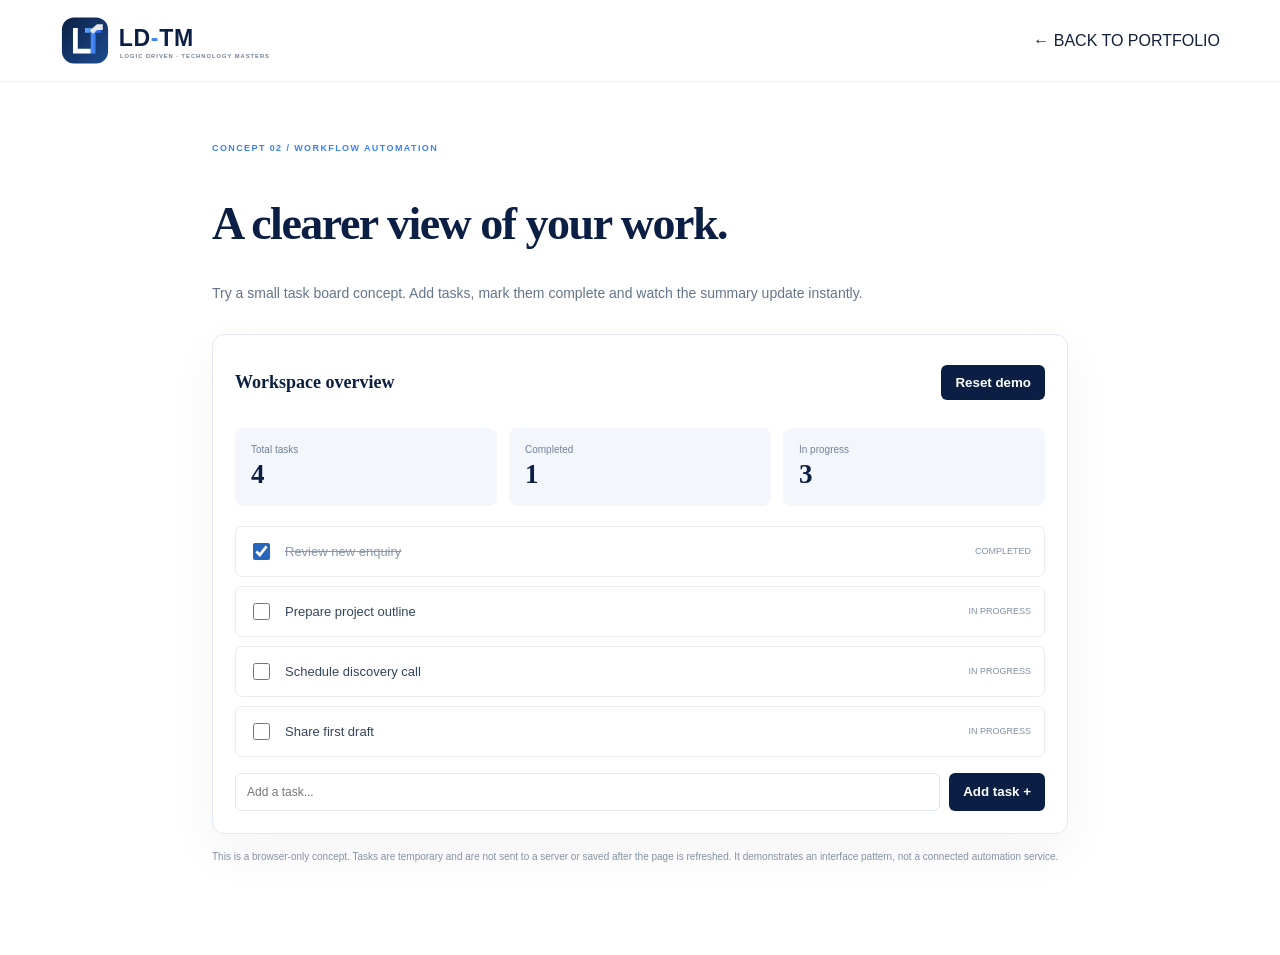
<file: workflow-demo.html>
<!doctype html><html lang="en"><head><meta charset="utf-8"><meta name="viewport" content="width=device-width,initial-scale=1"><meta name="theme-color" content="#0B1F44"><link rel="icon" type="image/svg+xml" href="favicon.svg?v=4"><meta name="description" content="Explore LD-TM's interactive workflow dashboard demo. Add tasks, track progress and mark work complete in a temporary browser-based task board."><title>Workflow Automation Demo | LD-TM</title><link rel="stylesheet" href="styles.css"><style>
.demo-wrap{max-width:900px;margin:55px auto 90px;padding:0 22px}.demo-title{margin:42px 0 28px}.demo-title h1{font:800 clamp(32px,6vw,46px) Manrope;color:var(--navy);letter-spacing:-1.5px}.demo-title p{color:var(--muted);font-size:14px;line-height:1.8}.demo-label{font-size:9px;letter-spacing:1.4px;font-weight:800;color:var(--blue)}.board{background:white;border:1px solid var(--line);border-radius:12px;padding:22px;box-shadow:0 18px 50px #0b1f440c}.board-head{display:flex;justify-content:space-between;align-items:center;gap:12px;flex-wrap:wrap}.board-head h2{font:700 18px Manrope;color:var(--navy)}.board-head button,.task-add button{border:0;border-radius:6px;background:var(--navy);color:white;padding:10px 14px;font-weight:700;cursor:pointer}.stats{display:grid;grid-template-columns:repeat(3,1fr);gap:12px;margin:20px 0}.stat{background:#f3f7fc;padding:16px;border-radius:8px}.stat small{display:block;color:#71819a;font-size:10px}.stat strong{display:block;color:var(--navy);font:800 27px Manrope;margin-top:4px}.task-list{display:grid;gap:9px}.task{display:flex;align-items:center;gap:12px;padding:13px;border:1px solid #e8edf4;border-radius:7px}.task input{width:17px;height:17px;accent-color:#2766bb}.task span{font-size:13px;color:#34445f;flex:1}.task.done span{text-decoration:line-through;color:#8b98aa}.task small{font-size:9px;color:#8190a5}.task-add{display:flex;gap:9px;margin-top:16px}.task-add input{flex:1;min-width:0;border:1px solid #dfe6f0;border-radius:6px;padding:11px;font:inherit;font-size:12px}.demo-note{font-size:10px;line-height:1.7;color:#8491a4;margin-top:14px}
@media(max-width:550px){.stats{gap:7px}.stat{padding:12px}.stat strong{font-size:22px}.task{gap:8px}.task small{display:none}.board{padding:15px}}
</style><link rel="canonical" href="https://rishuyadav009.github.io/LD-TM/workflow-demo.html"><meta property="og:type" content="website"><meta property="og:site_name" content="LD-TM"><meta property="og:title" content="Workflow Automation Demo | LD-TM"><meta property="og:description" content="Try LD-TM's interactive workflow dashboard concept. Add tasks, mark them complete and track progress."><meta property="og:url" content="https://rishuyadav009.github.io/LD-TM/workflow-demo.html"><meta name="twitter:card" content="summary"></head><body><header class="site-header"><a class="brand" href="index.html" aria-label="LD-TM home"><svg class="brand-logo-svg" xmlns="http://www.w3.org/2000/svg" viewBox="0 0 520 112" role="img" aria-label="LD-TM — Logic Driven Technology Masters">
<defs><linearGradient id="brandMark" x1="0" y1="0" x2="1" y2="1"><stop stop-color="#0B1F44"/><stop offset="1" stop-color="#1D4D91"/></linearGradient><linearGradient id="brandBlue" x1="0" y1="0" x2="1" y2="0"><stop stop-color="#60A5FA"/><stop offset="1" stop-color="#2563EB"/></linearGradient></defs>
<rect x="4" y="7" width="96" height="96" rx="25" fill="url(#brandMark)"/>
<path d="M27 29h10v43h27v10H27z" fill="#fff"/>
<path d="M52 29h34v10H74v43H64V39H52z" fill="url(#brandBlue)"/>
<path d="M77 21h12v12H77l-8 8-7-7z" fill="#E5E7EB"/>
<text x="122" y="67" font-family="Manrope,Arial,sans-serif" font-size="48" font-weight="800" letter-spacing="1.5" fill="#0B1F44">LD<tspan fill="#3B82F6">-</tspan>TM</text>
<text x="125" y="91" font-family="Arial,sans-serif" font-size="12" font-weight="700" letter-spacing="2.1" fill="#718096">LOGIC DRIVEN · TECHNOLOGY MASTERS</text></svg></a><a href="index.html#portfolio" class="back-link">← BACK TO PORTFOLIO</a></header><main class="demo-wrap"><span class="demo-label">CONCEPT 02 / WORKFLOW AUTOMATION</span><div class="demo-title"><h1>A clearer view of your work.</h1><p>Try a small task board concept. Add tasks, mark them complete and watch the summary update instantly.</p></div><section class="board"><div class="board-head"><h2>Workspace overview</h2><button type="button" id="reset">Reset demo</button></div><div class="stats"><div class="stat"><small>Total tasks</small><strong id="total">4</strong></div><div class="stat"><small>Completed</small><strong id="completed">1</strong></div><div class="stat"><small>In progress</small><strong id="progress">3</strong></div></div><div class="task-list" id="task-list"></div><form class="task-add" id="task-form"><input id="task-input" maxlength="70" placeholder="Add a task..." required><button type="submit">Add task +</button></form></section><p class="demo-note">This is a browser-only concept. Tasks are temporary and are not sent to a server or saved after the page is refreshed. It demonstrates an interface pattern, not a connected automation service.</p></main><script>
const initial=[{name:'Review new enquiry',done:true},{name:'Prepare project outline',done:false},{name:'Schedule discovery call',done:false},{name:'Share first draft',done:false}];let tasks=initial.map(x=>({...x}));
const list=document.querySelector('#task-list');
function render(){list.replaceChildren();tasks.forEach((task,i)=>{const row=document.createElement('label');row.className='task'+(task.done?' done':'');const cb=document.createElement('input');cb.type='checkbox';cb.checked=task.done;cb.addEventListener('change',()=>{tasks[i].done=cb.checked;render()});const name=document.createElement('span');name.textContent=task.name;const tag=document.createElement('small');tag.textContent=task.done?'COMPLETED':'IN PROGRESS';row.append(cb,name,tag);list.append(row)});const done=tasks.filter(t=>t.done).length;document.querySelector('#total').textContent=tasks.length;document.querySelector('#completed').textContent=done;document.querySelector('#progress').textContent=tasks.length-done}
document.querySelector('#task-form').addEventListener('submit',e=>{e.preventDefault();const input=document.querySelector('#task-input');const name=input.value.trim();if(name){tasks.push({name,done:false});input.value='';render()}});
document.querySelector('#reset').addEventListener('click',()=>{tasks=initial.map(x=>({...x}));render()});render();
</script></body></html>
</file>
<file: styles.css>
:root{--navy:#0B1F44;--blue:#3B82F6;--silver:#E5E7EB;--white:#fff;--ink:#12213b;--muted:#64748b;--pale:#f4f7fc;--line:#e3e9f2}*{box-sizing:border-box}html{scroll-behavior:smooth;scroll-padding-top:90px}body{margin:0;color:var(--ink);font-family:"DM Sans",sans-serif;background:#fff}a{color:inherit;text-decoration:none}.section-wrap{width:min(1160px,calc(100% - 48px));margin:auto}.site-header{height:82px;padding:0 max(24px,calc((100% - 1160px)/2));display:flex;align-items:center;justify-content:space-between;background:#fff;border-bottom:1px solid #edf0f5;position:sticky;top:0;z-index:20}.brand{display:flex;align-items:center;gap:11px;color:var(--navy)}.brand-mark{height:42px;width:44px;background:var(--navy);color:#fff;display:grid;place-items:center;border-radius:10px;font:800 19px Manrope;letter-spacing:-2px}.brand-mark span,.core-symbol span,.about-monogram span{color:#70a7ff}.brand-name{font:800 17px Manrope;letter-spacing:.5px}.brand-name small{display:block;font:600 8px "DM Sans";letter-spacing:1.1px;color:#718096;margin-top:3px}.nav{display:flex;align-items:center;gap:34px;font-size:13px;font-weight:600;color:#43516a}.nav a:hover,.text-link:hover{color:var(--blue)}.nav .nav-cta{padding:13px 17px;border-radius:7px;background:var(--navy);color:#fff}.nav-cta span{margin-left:12px;color:#83b4ff}.menu-toggle{display:none;background:none;border:0;font-size:25px;color:var(--navy)}.hero{min-height:620px;display:grid;grid-template-columns:1.04fr .96fr;align-items:center;gap:40px;padding-top:64px;padding-bottom:72px}.eyebrow{font-size:10px;font-weight:700;letter-spacing:2px;color:var(--blue);display:flex;align-items:center;gap:9px}.pulse{width:7px;height:7px;border-radius:50%;background:var(--blue);box-shadow:0 0 0 5px #3b82f61c}.hero h1,.section h2,.contact-copy h2{font:800 clamp(42px,5vw,64px)/1.1 Manrope;letter-spacing:-2.7px;color:var(--navy);margin:24px 0}.hero h1 span,.section h2 span,.contact-copy h2 span{color:var(--blue)}.hero-lead{font-size:16px;line-height:1.8;color:var(--muted);max-width:500px}.hero-actions{display:flex;align-items:center;gap:28px;margin-top:32px}.btn{display:inline-flex;align-items:center;justify-content:center;gap:22px;padding:16px 21px;border-radius:6px;font-weight:700;font-size:13px;border:0;cursor:pointer}.btn-primary{background:var(--navy);color:white;box-shadow:0 9px 22px #0b1f4420}.btn-primary:hover{background:#17376d;transform:translateY(-1px)}.text-link{font-size:13px;font-weight:700;color:var(--navy)}.text-link span{margin-left:9px;color:var(--blue)}.hero-note{display:flex;align-items:center;gap:12px;margin-top:68px;font-size:9px;letter-spacing:1.7px;font-weight:700;color:#8995a8}.note-line{width:35px;height:1px;background:var(--blue)}.hero-art{height:440px;position:relative;display:grid;place-items:center;background:radial-gradient(ellipse at center,#e7f0ff 0%,#f5f8fd 47%,#fff 72%);overflow:hidden}.orbit{position:absolute;border:1px solid #b9cbed;border-radius:50%;transform:rotate(-24deg)}.orbit-one{width:410px;height:220px}.orbit-two{width:320px;height:370px;transform:rotate(48deg);border-color:#d4e1f5}.core{height:190px;width:190px;border-radius:50%;background:linear-gradient(145deg,#0b1f44,#17417d);box-shadow:0 20px 60px #0b1f4440, inset 0 0 0 8px #ffffff12;display:flex;flex-direction:column;align-items:center;justify-content:center;color:#fff;z-index:1}.core-symbol{font:800 52px Manrope;letter-spacing:-5px}.core small{font-size:8px;letter-spacing:1.5px;color:#b7c9e7;margin-top:12px}.float-card{position:absolute;z-index:2;background:#fff;padding:13px 16px;border:1px solid #e4ebf5;border-radius:9px;box-shadow:0 12px 35px #1c37621a;display:flex;align-items:center;gap:11px}.float-card b,.float-card small{display:block}.float-card b{font:700 11px Manrope;color:var(--navy)}.float-card small{font-size:9px;color:#8b98aa;margin-top:4px}.mini-icon{width:30px;height:30px;display:grid;place-items:center;border-radius:7px;background:#eaf2ff;color:var(--blue);font-size:17px}.card-ai{top:64px;left:5px}.card-web{bottom:66px;right:0}.art-caption{position:absolute;bottom:12px;left:10px;right:10px;display:flex;justify-content:space-between;font-size:8px;letter-spacing:1.3px;color:#8995a8}.trust-strip{background:var(--navy);color:#c9d5e8;display:flex;align-items:center;justify-content:center;gap:30px;padding:22px 15px;font-size:9px;font-weight:700;letter-spacing:1.5px;flex-wrap:wrap}.trust-strip i{height:4px;width:4px;background:var(--blue);border-radius:50%}.section{padding-top:105px;padding-bottom:105px}.section-heading{display:flex;justify-content:space-between;align-items:end;gap:40px;margin-bottom:42px}.section h2,.contact-copy h2{font-size:clamp(34px,4vw,48px);letter-spacing:-1.8px;margin:17px 0 0}.section-heading>p{max-width:390px;color:var(--muted);font-size:14px;line-height:1.8;margin:0 0 4px}.service-grid{display:grid;grid-template-columns:repeat(3,1fr);gap:15px}.service-card{padding:27px 26px 25px;border:1px solid var(--line);border-radius:9px;min-height:245px;transition:.2s}.service-card:hover{border-color:#a9c8fa;transform:translateY(-3px);box-shadow:0 15px 35px #0b1f440d}.service-card.featured{background:var(--navy);border-color:var(--navy);color:#fff}.service-top{display:flex;justify-content:space-between;align-items:center}.service-number{font-size:10px;letter-spacing:1px;color:#8c9bb0}.featured .service-number{color:#aabbd6}.service-icon{font-size:22px;color:var(--blue)}.service-card h3{font:700 17px Manrope;margin:27px 0 10px;color:var(--navy)}.featured h3{color:white}.service-card p{font-size:12px;line-height:1.75;color:var(--muted);min-height:62px;margin:0 0 20px}.featured p{color:#c2cde0}.card-link{font-size:11px;font-weight:700;color:var(--blue)}.card-link span{margin-left:8px}.approach-section{background:var(--pale)}.approach-section .section{padding-top:95px;padding-bottom:100px}.approach-section h2{margin-bottom:12px}.approach-intro{color:var(--muted);font-size:14px}.steps{display:grid;grid-template-columns:repeat(4,1fr);gap:25px;margin-top:52px}.steps article{border-top:1px solid #cdd8e8;padding-top:19px}.steps article>span{font:700 12px Manrope;color:var(--blue)}.steps h3{font:700 18px Manrope;color:var(--navy);margin:22px 0 10px}.steps p{font-size:12px;line-height:1.8;color:var(--muted);margin:0}.about-section{display:grid;grid-template-columns:.9fr 1.1fr;gap:95px;align-items:center}.about-visual{height:350px;background:linear-gradient(145deg,#0b1f44,#153d78);border-radius:12px;position:relative;display:grid;place-items:center;overflow:hidden}.about-visual:before,.about-visual:after{content:"";position:absolute;border:1px solid #ffffff24;border-radius:50%;width:310px;height:310px}.about-visual:after{width:230px;height:230px}.about-monogram{font:800 95px Manrope;color:#fff;letter-spacing:-10px;z-index:1}.about-stamp{position:absolute;bottom:22px;right:22px;color:#a9c4ed;font-size:8px;letter-spacing:2px;line-height:1.7;text-align:right}.about-copy h2{margin-bottom:22px}.about-copy p{font-size:14px;line-height:1.9;color:var(--muted)}.about-copy .text-link{display:inline-block;margin-top:18px}.cta-band{background:var(--navy);color:#fff}.cta-inner{display:flex;justify-content:space-between;align-items:center;padding-top:58px;padding-bottom:58px}.cta-inner .eyebrow{color:#86b5ff}.cta-inner h2{font:800 38px Manrope;letter-spacing:-1.5px;margin:12px 0}.cta-inner h2 span{color:#72aaff}.cta-inner p{color:#c0cde1;font-size:13px;margin:0}.btn-light{background:#fff;color:var(--navy)}.faq-section .section-heading{margin-bottom:35px}.faq-list{max-width:850px}.faq-list details{border-bottom:1px solid var(--line);padding:21px 0}.faq-list summary{cursor:pointer;list-style:none;font:700 14px Manrope;color:var(--navy);display:flex;justify-content:space-between;gap:20px}.faq-list summary::-webkit-details-marker{display:none}.faq-list summary span{font-size:20px;color:var(--blue);font-weight:400}.faq-list details p{font-size:13px;line-height:1.8;color:var(--muted);max-width:700px}.contact-section{background:#f4f7fc}.contact-layout{display:grid;grid-template-columns:.9fr 1.1fr;gap:85px;padding-top:100px;padding-bottom:100px}.contact-copy h2{font-size:46px;margin-bottom:22px}.contact-copy>p{font-size:14px;line-height:1.9;color:var(--muted)}.contact-aside{display:flex;align-items:center;gap:13px;margin-top:45px}.aside-icon{height:40px;width:40px;border-radius:8px;background:#e1ecff;color:var(--blue);display:grid;place-items:center;font-size:20px}.contact-aside b,.contact-aside small{display:block}.contact-aside b{font:700 12px Manrope;color:var(--navy)}.contact-aside small{font-size:11px;color:var(--muted);margin-top:5px}.contact-form{background:#fff;border:1px solid #e7edf5;border-radius:10px;padding:32px;box-shadow:0 14px 45px #0b1f4408}.form-title{font:700 16px Manrope;color:var(--navy);display:flex;justify-content:space-between;margin-bottom:27px}.form-title span{font:600 9px "DM Sans";letter-spacing:1px;color:#91a0b5}.contact-form label{display:block;font-size:11px;font-weight:700;color:#34445f;margin-bottom:17px}.field-row{display:grid;grid-template-columns:1fr 1fr;gap:14px}.contact-form input,.contact-form select,.contact-form textarea{display:block;width:100%;margin-top:8px;border:1px solid #dfe6f0;border-radius:5px;padding:12px 13px;font:400 12px "DM Sans";color:var(--ink);background:#fff;outline:none}.contact-form input:focus,.contact-form select:focus,.contact-form textarea:focus{border-color:var(--blue);box-shadow:0 0 0 3px #3b82f615}.contact-form textarea{resize:vertical}.submit-btn{width:100%;margin-top:3px}.form-note{font-size:10px;line-height:1.6;color:#8491a4;margin:13px 0 0}.form-status{font-size:12px;color:#176b45}.footer{background:#081832;color:#c6d2e5}.footer-main{min-height:115px;display:flex;align-items:center;justify-content:space-between;border-bottom:1px solid #ffffff1c}.brand-footer{color:#fff}.brand-footer .brand-mark{background:#183663}.brand-footer .brand-name small{color:#91a5c2}.footer-main>p{font-size:12px;color:#aebdd3}.back-top{font-size:9px;letter-spacing:1.2px;color:#9eb4d5}.footer-bottom{display:flex;justify-content:space-between;padding-top:19px;padding-bottom:19px;font-size:9px;color:#8295b2;letter-spacing:.6px}
@media(max-width:850px){.nav{gap:17px}.hero{gap:15px}.hero-art{transform:scale(.94)}.about-section{gap:45px}.contact-layout{gap:40px}.service-card{padding:22px 19px}.trust-strip{gap:15px}}@media(max-width:680px){.section-wrap{width:min(100% - 36px,520px)}.site-header{height:70px;padding:0 18px}.menu-toggle{display:block}.nav{display:none;position:absolute;top:69px;left:0;right:0;background:#fff;padding:20px;box-shadow:0 12px 20px #0b1f4412;flex-direction:column;align-items:stretch;gap:0}.nav.open{display:flex}.nav a{padding:14px 8px}.nav .nav-cta{text-align:center;margin-top:8px}.hero{grid-template-columns:1fr;padding-top:60px;padding-bottom:45px;gap:0}.hero h1{font-size:46px}.hero-art{height:350px;transform:none;margin-top:25px}.orbit-one{width:330px}.orbit-two{height:300px}.core{width:155px;height:155px}.core-symbol{font-size:43px}.card-ai{left:0;top:35px}.card-web{right:0;bottom:40px}.hero-note{margin-top:43px}.trust-strip{font-size:8px;gap:10px 15px;padding:18px 10px}.trust-strip i{display:none}.section{padding-top:72px;padding-bottom:72px}.section-heading{display:block}.section-heading>p{margin-top:18px}.service-grid{grid-template-columns:1fr 1fr;gap:10px}.service-card{min-height:250px;padding:18px 15px}.service-card h3{font-size:15px}.service-card p{font-size:11px}.steps{grid-template-columns:1fr 1fr;gap:28px 20px;margin-top:35px}.about-section{grid-template-columns:1fr;gap:35px}.about-visual{height:280px}.cta-inner{align-items:flex-start;gap:25px;flex-direction:column}.contact-layout{grid-template-columns:1fr;gap:35px;padding-top:72px;padding-bottom:72px}.contact-copy h2{font-size:40px}.contact-form{padding:22px}.footer-main{padding-top:25px;padding-bottom:25px;gap:16px;flex-wrap:wrap}.footer-main>p{width:100%;order:3}.footer-bottom{gap:10px;flex-direction:column}.section h2{font-size:37px}}@media(max-width:390px){.service-grid{grid-template-columns:1fr}.service-card{min-height:210px}.field-row{grid-template-columns:1fr}.hero h1{font-size:41px}.hero-actions{gap:16px;flex-wrap:wrap}.hero-art{margin-left:-5px;margin-right:-5px}}
.form-status.success{color:#176b45}.submit-btn:disabled{opacity:.65;cursor:wait}

/* Portfolio concept showcase */
.portfolio-section{padding-top:100px;padding-bottom:105px}.portfolio-grid{display:grid;grid-template-columns:repeat(3,1fr);gap:18px}.portfolio-card{border:1px solid var(--line);border-radius:10px;overflow:hidden;padding-bottom:25px;transition:.2s}.portfolio-card:hover{transform:translateY(-4px);border-color:#b7cff3;box-shadow:0 16px 38px #0b1f4410}.project-preview{height:220px;padding:20px;display:grid;place-items:center;overflow:hidden}.preview-assistant{background:linear-gradient(145deg,#e8f0ff,#f7f9fd)}.preview-window{width:100%;max-width:310px;background:#fff;border:1px solid #e0e8f4;border-radius:9px;box-shadow:0 12px 30px #183b6d14;overflow:hidden}.preview-bar{height:29px;border-bottom:1px solid #edf0f5;display:flex;align-items:center;gap:5px;padding:0 10px}.preview-bar i{height:6px;width:6px;border-radius:50%;background:#b9c8dc}.preview-bar span{font-size:8px;color:#8290a5;margin-left:7px}.chat-demo{padding:15px}.chat-demo>b{font:700 13px Manrope;color:var(--navy)}.chat-demo p{font-size:9px;line-height:1.5;padding:9px;border-radius:7px;max-width:90%}.chat-bubble{background:#edf3ff;color:#38557e;margin:12px 0 7px auto}.chat-reply{background:#f4f6f9;color:#58677d}.chat-input{display:block;border:1px solid #e5eaf1;border-radius:5px;padding:8px;font-size:8px;color:#98a4b5}.preview-workflow{background:linear-gradient(145deg,#e8f5f3,#f7faf9)}.workflow-demo{width:100%;max-width:310px;background:#fff;border:1px solid #e1ece9;border-radius:9px;padding:15px;box-shadow:0 12px 30px #164d3d10}.workflow-head{display:flex;justify-content:space-between;font-size:8px;color:#80918e;letter-spacing:.7px}.workflow-head b{color:#237b66;letter-spacing:0}.workflow-stats{display:grid;grid-template-columns:1fr 1fr;gap:9px;margin:13px 0}.workflow-stats div{background:#f2f8f6;padding:10px;border-radius:6px}.workflow-stats small,.workflow-stats strong{display:block}.workflow-stats small{font-size:8px;color:#81938e}.workflow-stats strong{font:800 22px Manrope;color:#1e5d4e;margin-top:4px}.workflow-line{display:flex;align-items:center;gap:7px;padding:8px 0;border-top:1px solid #eef2f0;font-size:8px;color:#536b65}.workflow-line i{width:6px;height:6px;border-radius:50%;background:#3d9b80}.workflow-line b{margin-left:auto;color:#96a49f;font-weight:500}.preview-saas{background:linear-gradient(145deg,#e9edfa,#f8f8fc)}.saas-demo{position:relative;width:100%;height:180px;max-width:310px;background:#111d3a;border-radius:9px;overflow:hidden;padding:15px;color:#fff}.saas-brand{font:800 9px Manrope;letter-spacing:1.5px;position:relative;z-index:1}.saas-brand span{color:#80aaff}.saas-content{position:relative;z-index:1;margin-top:24px}.saas-content small{font-size:7px;letter-spacing:1.3px;color:#91b5ff}.saas-content b{display:block;font:800 19px/1.2 Manrope;margin:7px 0}.saas-content p{font-size:8px;color:#b8c6df}.saas-content>span{display:inline-block;margin-top:5px;padding:7px 9px;background:#fff;color:#14254a;border-radius:4px;font-size:8px;font-weight:700}.saas-orb{position:absolute;width:150px;height:150px;border:1px solid #7198d955;border-radius:50%;right:-45px;top:30px;box-shadow:0 0 0 20px #7198d911,0 0 0 40px #7198d909}.portfolio-meta{display:flex;justify-content:space-between;padding:20px 22px 0;color:#7d8da4;font-size:8px;font-weight:700;letter-spacing:1px}.portfolio-meta span:last-child{font-size:16px;color:var(--blue)}.portfolio-card h3{font:700 17px Manrope;color:var(--navy);margin:13px 22px 8px}.portfolio-card>p{font-size:12px;line-height:1.75;color:var(--muted);margin:0 22px 17px;min-height:63px}.portfolio-card>.card-link{display:inline-block;margin:0 22px}
@media(max-width:850px){.portfolio-grid{grid-template-columns:1fr 1fr}}@media(max-width:580px){.portfolio-section{padding-top:72px;padding-bottom:72px}.portfolio-grid{grid-template-columns:1fr}.project-preview{height:210px}.portfolio-card>p{min-height:0}}

/* Multi-page navigation and page introductions */
.page-intro{background:linear-gradient(120deg,#f4f7fc,#fff);padding:76px 0 68px;border-bottom:1px solid var(--line)}
.page-intro h1{font:800 clamp(38px,5vw,56px)/1.12 Manrope;letter-spacing:-2px;color:var(--navy);margin:18px 0 12px}
.page-intro h1 span{color:var(--blue)}
.page-intro p{max-width:650px;color:var(--muted);font-size:15px;line-height:1.8;margin:0}
.home-links{display:grid;grid-template-columns:repeat(3,1fr);gap:14px;padding-top:42px;padding-bottom:75px}
.home-links a{border:1px solid var(--line);border-radius:9px;padding:22px;display:block;transition:.2s}
.home-links a:hover{border-color:#a9c8fa;transform:translateY(-3px)}
.home-links b,.home-links span{display:block}
.home-links b{font:700 15px Manrope;color:var(--navy)}
.home-links span{font-size:11px;color:var(--muted);margin-top:8px}
@media(max-width:680px){.page-intro{padding:55px 0 48px}.home-links{grid-template-columns:1fr;padding-top:25px;padding-bottom:45px}}


/* LD-TM refined brand identity */
.brand{gap:12px}.brand-mark{width:48px;height:44px;border-radius:12px;background:linear-gradient(145deg,#0B1F44,#17417d);box-shadow:0 5px 14px #0b1f4426;font-size:20px;letter-spacing:-2px;position:relative}.brand-mark span{color:#60a5fa}.brand-name{font-size:19px;letter-spacing:1.2px;font-weight:800}.brand-name small{font-size:7px;letter-spacing:1.05px;margin-top:4px}.brand-footer .brand-mark{background:linear-gradient(145deg,#173663,#0B1F44)}
@media(max-width:680px){.brand-mark{width:44px;height:41px}.brand-name{font-size:17px}.brand-name small{font-size:6.5px;letter-spacing:.8px}}


/* Complete LD-TM wordmark sizing */
.site-header .brand{display:flex;align-items:center;flex:0 1 auto;min-width:0;gap:0}
.site-header .brand-logo{display:block;width:250px;height:auto;max-height:58px;object-fit:contain}
.footer-main .brand-logo{display:block;width:250px;height:auto;max-height:58px;object-fit:contain}
@media(max-width:850px){
  .site-header .brand-logo{width:220px;max-height:52px}
}
@media(max-width:680px){
  .site-header .brand-logo{width:190px;max-height:44px}
  .footer-main .brand-logo{width:220px;max-height:50px}
}
@media(max-width:360px){
  .site-header .brand-logo{width:165px;max-height:40px}
}


/* Reliable text-based LD-TM wordmark */
.site-header .brand-wordmark,.footer-main .brand-wordmark{display:flex;flex-direction:column;justify-content:center;line-height:1}
.brand-wordmark strong{font:800 26px/1 Manrope,"Arial",sans-serif;letter-spacing:1.2px;color:#0B1F44;white-space:nowrap}
.brand-wordmark strong span{color:#3B82F6}
.brand-wordmark small{display:block;margin-top:6px;font:700 7px/1.2 "DM Sans",Arial,sans-serif;letter-spacing:1.15px;color:#718096;white-space:nowrap}
.brand-footer .brand-wordmark strong{color:#fff}
.brand-footer .brand-wordmark small{color:#aebdd3}
@media(max-width:680px){
 .brand-wordmark strong{font-size:23px}
 .brand-wordmark small{font-size:6px;letter-spacing:.8px}
}


/* Approved complete SVG logo, embedded directly so it always renders */
.site-header .brand{display:flex;align-items:center;flex:0 1 auto;min-width:0;gap:0}
.brand-logo-svg{display:block;width:250px;height:auto;max-height:58px;overflow:visible}
.footer-main .brand-logo-svg{width:250px;max-height:58px}
@media(max-width:850px){.site-header .brand-logo-svg{width:220px;max-height:52px}}
@media(max-width:680px){
 .site-header .brand-logo-svg{width:190px;max-height:44px}
 .footer-main .brand-logo-svg{width:220px;max-height:50px}
}
@media(max-width:360px){.site-header .brand-logo-svg{width:165px;max-height:40px}}


/* Keep the full brand mark visible beside navigation */
.site-header{gap:16px}
.site-header .brand{flex:0 0 auto;min-width:max-content;overflow:visible}
.site-header .brand-logo-svg{display:block;width:250px;height:54px;max-height:none;flex:none}
.site-header .nav{flex:0 0 auto}
@media(max-width:850px){
 .site-header{height:74px}
 .site-header .brand-logo-svg{width:210px;height:46px}
 .site-header .menu-toggle{display:block}
 .site-header .nav{display:none;position:absolute;top:73px;left:0;right:0;background:#fff;padding:14px 20px;box-shadow:0 12px 20px #0b1f4412;flex-direction:column;align-items:stretch;gap:0}
 .site-header .nav.open{display:flex}
 .site-header .nav a{padding:14px 8px}
 .site-header .nav .nav-cta{text-align:center;margin-top:8px}
}
@media(max-width:390px){.site-header .brand-logo-svg{width:185px;height:40px}}
</file>
